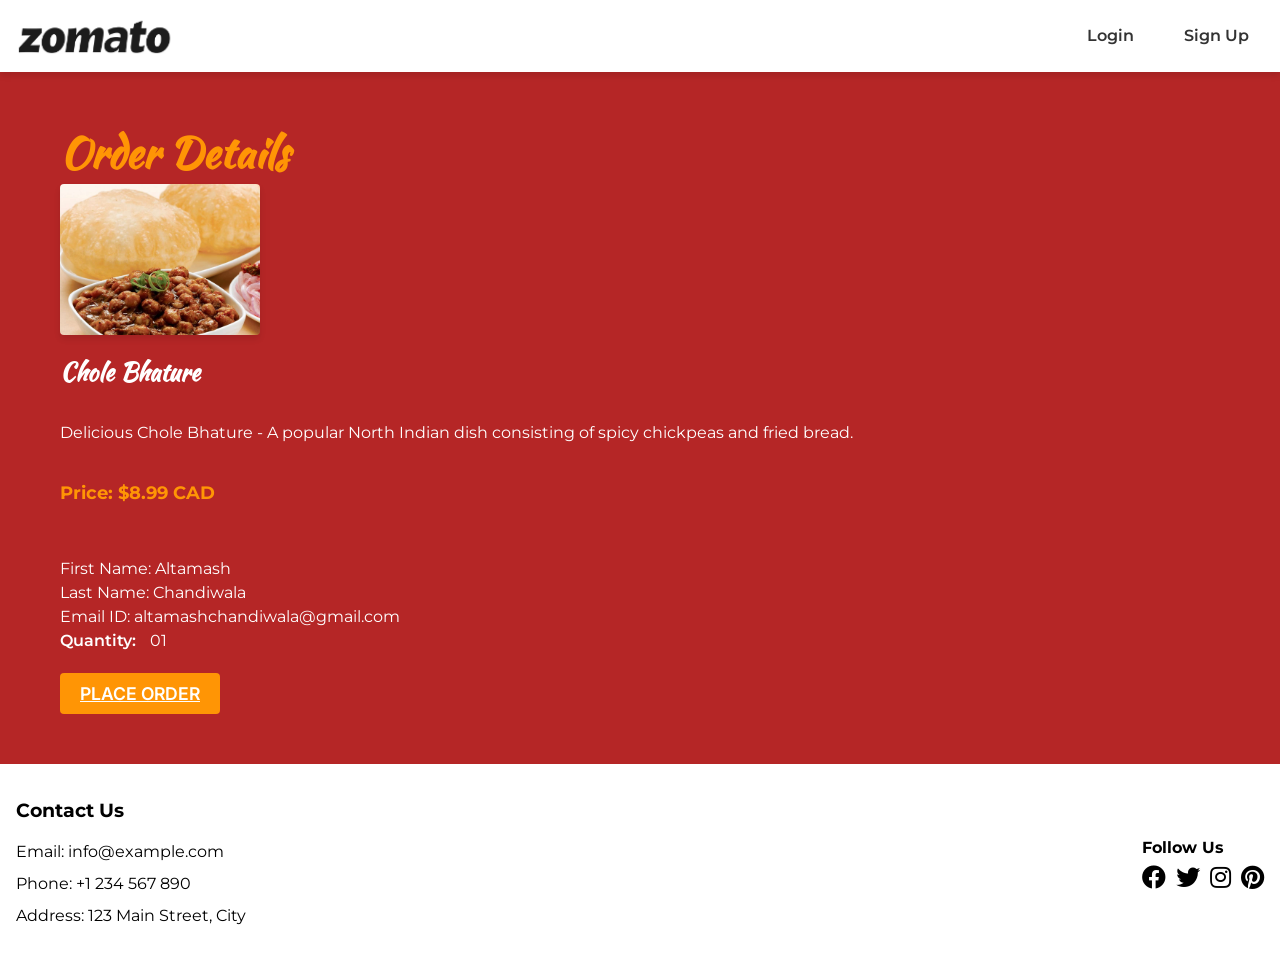
<file: detail.html>
<!DOCTYPE html>
<html lang="en">
    <head>
        <meta charset="utf-8">
        <meta http-equiv="X-UA-Compatible" content="IE=edge">
        <title>Food Menu</title>
        <meta name="description" content="">
        <meta name="viewport" content="width=device-width, initial-scale=1">
        <link rel="icon" href="images/Zomato_logo.png" />
        <link rel="stylesheet" href="./detail.css">
        <link rel="stylesheet" href="https://cdnjs.cloudflare.com/ajax/libs/font-awesome/5.15.1/css/all.min.css" integrity="sha512-+4zCK9k+qNFUR5X+cKL9EIR+ZOhtIloNl9GIKS57V1MyNsYpYcUrUeQc9vNfzsWfV28IaLL3i96P9sdNyeRssA==" crossorigin="anonymous" />
      </head>
<body>
    <header>
        <nav class="navbar">
            <div class="logo">
                <a href="./index.html"><img src="./images/logo.png" alt="Logo"></a>
            </div>
            <ul class="nav-links">
                <li><a href="#featured">Login</a></li>
                <li><a href="#today-special">Sign Up</a></li>
            </ul>
        </nav>
      </header>
      <body>
        <section class="order-details">
            <div class="container">
                <h2 class="headingso">Order Details</h2>
                <!-- Product Details -->
                <div class="details">
                    <div class="product-image">
                        <img src="images/chole.jpg" alt="Chole Bhature">
                    </div>
                    <h2 class="product-name">Chole Bhature</h2>
                    <p class="description">
                        Delicious Chole Bhature - A popular North Indian dish consisting of spicy chickpeas and fried bread.
                    </p>
                    <p class="price">Price: $8.99 CAD</p>
                </div>
    
                <!-- Order Form -->
                <form id="order-form">
                    <div class="form-group">
                        <label for="first-name">First Name:</label>
                        <span>Altamash</span>
                    </div>
                    <div class="form-group">
                        <label for="last-name">Last Name:</label>
                        <span>Chandiwala</span>
                    </div>
                    <div class="form-group">
                        <label for="email">Email ID:</label>
                        <span>altamashchandiwala@gmail.com</span>
                        
                    </div>
                    <div class="quantity">
                        <label for="quantity">Quantity:</label>
                        <span>01</span>
                        
                    </div>
                    <button type="submit" class="buy-now-btn"><a href="./order.html" target="_blank" class="text-decoration-none">Place Order</a></button>
                </form>
            </div>
        </section>
      </body>
        <footer>
                <div class="footer-container">
                <div class="footer-info">
                    <h4>Contact Us</h4>
                    <p>Email: info@example.com</p>
                    <p>Phone: +1 234 567 890</p>
                    <p>Address: 123 Main Street, City</p>
                </div>
                <div class="social-links">
                    <h4>Follow Us</h4>
                    <ul>
                        <li><a href="#"><i class="fab fa-facebook"></i></a></li>
                        <li><a href="#"><i class="fab fa-twitter"></i></a></li>
                        <li><a href="#"><i class="fab fa-instagram"></i></a></li>
                        <li><a href="#"><i class="fab fa-pinterest"></i></a></li>
                    </ul>
                </div>
            </div>
        </footer>
</body>
</html>
</file>
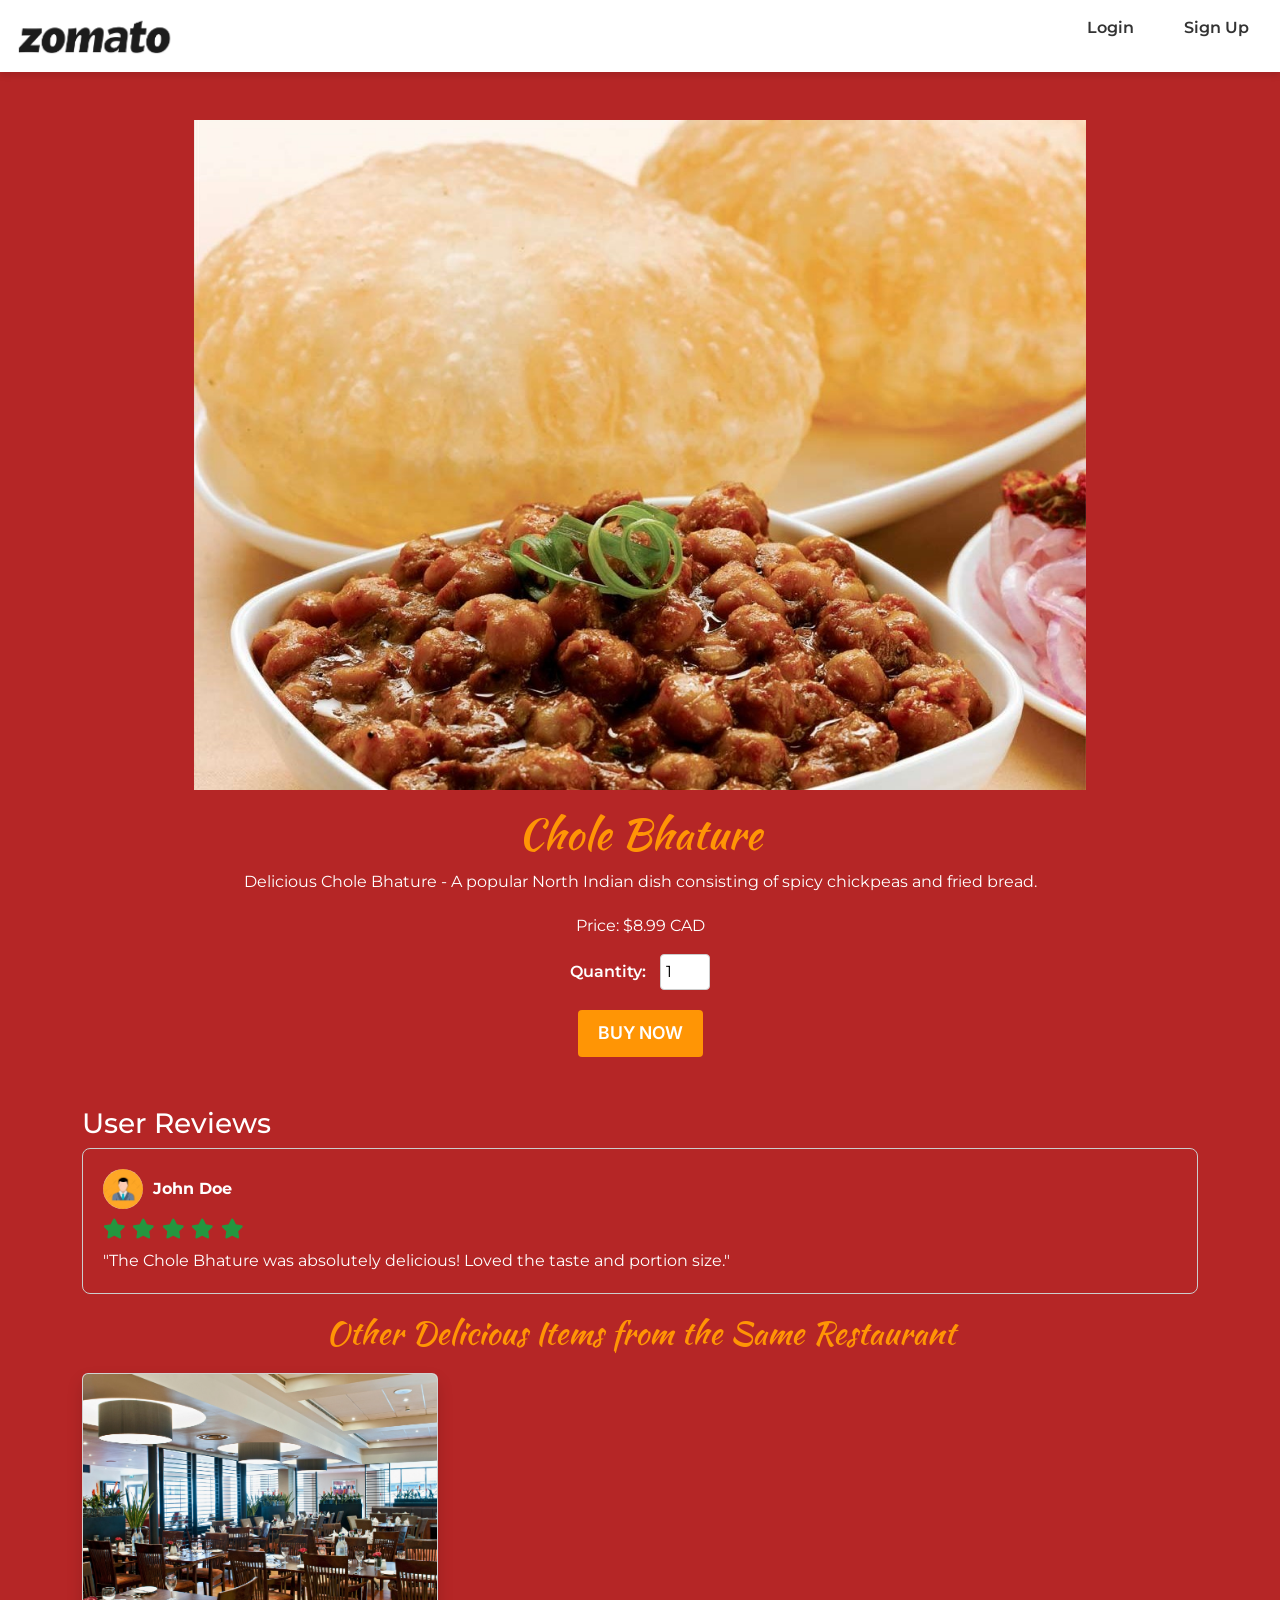
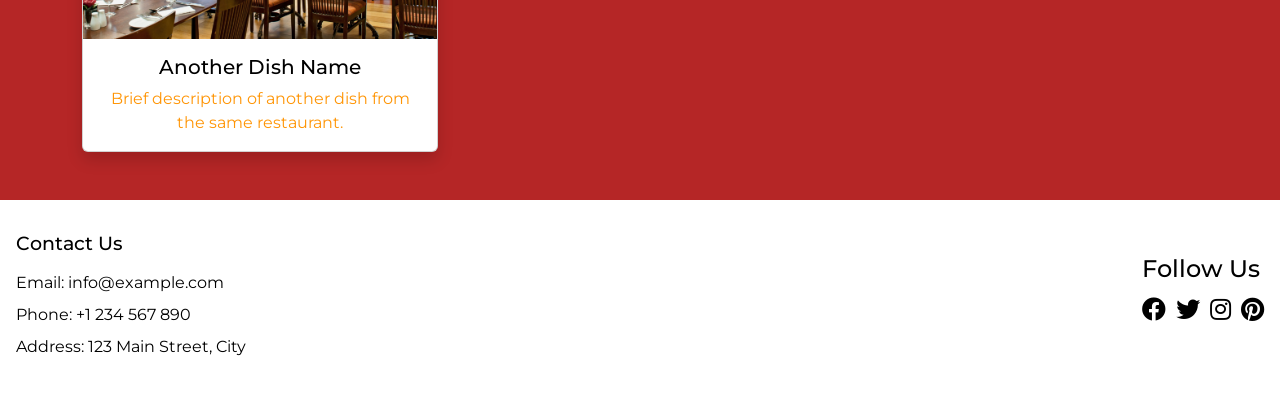
<file: food_page.html>
<!DOCTYPE html>
<html lang="en">
<head>
    <meta charset="UTF-8">
    <meta name="viewport" content="width=device-width, initial-scale=1.0">
    <title>Zomato Homepage</title>
    <link href="https://cdn.jsdelivr.net/npm/bootstrap@5.1.3/dist/css/bootstrap.min.css" rel="stylesheet">
    <link rel="stylesheet" href="food.css">
    <link rel="stylesheet" href="https://cdnjs.cloudflare.com/ajax/libs/font-awesome/5.15.1/css/all.min.css" integrity="sha512-+4zCK9k+qNFUR5X+cKL9EIR+ZOhtIloNl9GIKS57V1MyNsYpYcUrUeQc9vNfzsWfV28IaLL3i96P9sdNyeRssA==" crossorigin="anonymous" />
    <script src="https://cdn.jsdelivr.net/npm/bootstrap@5.1.3/dist/js/bootstrap.bundle.min.js"></script>
</head>
<body>
    <header>
        <nav class="navbar">
            <div class="logo">
                <a href="./index.html"><img src="./images/logo.png" alt="Logo"></a>
            </div>
            <ul class="nav-links">
                <li><a href="login.html">Login</a></li>
                <li><a href="signup.html">Sign Up</a></li>
            </ul>
        </nav>
      </header>

    <main class="container my-5">
        <section class="product-details">
            <!-- Product Image Slider -->
            <div class="image-slider">
                <div class="swiper-container">
                    <div class="swiper-wrapper">
                        <div class="swiper-slide">
                            <img src="images/chole.jpg" alt="Chole Bhature">
                        </div>
                        
                    </div>
                    <div class="swiper-pagination"></div>
                    <div class="swiper-button-prev"></div>
                    <div class="swiper-button-next"></div>
                </div>
            </div>

            <!-- Product Details -->
            <div class="details">
                <h2 class="product-name">Chole Bhature</h2>
                <p class="description">
                    Delicious Chole Bhature - A popular North Indian dish consisting of spicy chickpeas and fried bread.
                </p>
                <p class="price">Price: $8.99 CAD</p>
                <div class="quantity">
                    <label for="quantity">Quantity:</label>
                    <input type="number" id="quantity" name="quantity" min="1" value="1">
                </div>
                <button class="buy-now-btn"><a href="./detail.html" target="_blank" class="text-decoration-none">Buy Now</a></button>
            </div>
        </section>

        <section class="user-reviews">
            <h3>User Reviews</h3>
            <div class="reviews">
                <!-- user review structure -->
                <div class="user-review">
                    <div class="user-info">
                        <img src="./images/user_logo.jpeg" alt="User Avatar">
                        <p class="user-name">John Doe</p>
                    </div>
                    <div class="rating">
                        <span class="fa fa-star checked"></span>
                        <span class="fa fa-star checked"></span>
                        <span class="fa fa-star checked"></span>
                        <span class="fa fa-star"></span>
                        <span class="fa fa-star"></span>
                    </div>
                    <p class="review-description">
                        "The Chole Bhature was absolutely delicious! Loved the taste and portion size."
                    </p>
                </div>
            </div>
        </section>

        <!-- Recommended Food Items -->
        <section class="recommended-items">
            <h3>Other Delicious Items from the Same Restaurant</h3>
            <div class="row g-4">
                <div class="col-lg-4 col-md-6">
                    <div class="card shadow hover-zoom">
                        <img src="images/dining.jpg" class="card-img-top" alt="Similar Item">
                        <div class="card-body">
                            <h5 class="card-title">Another Dish Name</h5>
                            <p class="card-text">Brief description of another dish from the same restaurant.</p>
                        </div>
                    </div>
                </div>
            </div>
        </section>
        
    </main>
    <footer>
        <div class="footer-container">
          <div class="footer-info">
              <h4>Contact Us</h4>
              <p>Email: info@example.com</p>
              <p>Phone: +1 234 567 890</p>
              <p>Address: 123 Main Street, City</p>
          </div>
          <div class="social-links">
              <h4>Follow Us</h4>
              <ul>
                  <li><a href="#"><i class="fab fa-facebook"></i></a></li>
                  <li><a href="#"><i class="fab fa-twitter"></i></a></li>
                  <li><a href="#"><i class="fab fa-instagram"></i></a></li>
                  <li><a href="#"><i class="fab fa-pinterest"></i></a></li>
              </ul>
          </div>
      </div>
  </footer>
<script>
    // JavaScript for smooth scrolling
document.querySelectorAll('a[href^="#"]').forEach(anchor => {
    anchor.addEventListener('click', function (e) {
        e.preventDefault();

        document.querySelector(this.getAttribute('href')).scrollIntoView({
            behavior: 'smooth'
        });
    });
});

</script>

</body>
</html>
</file>
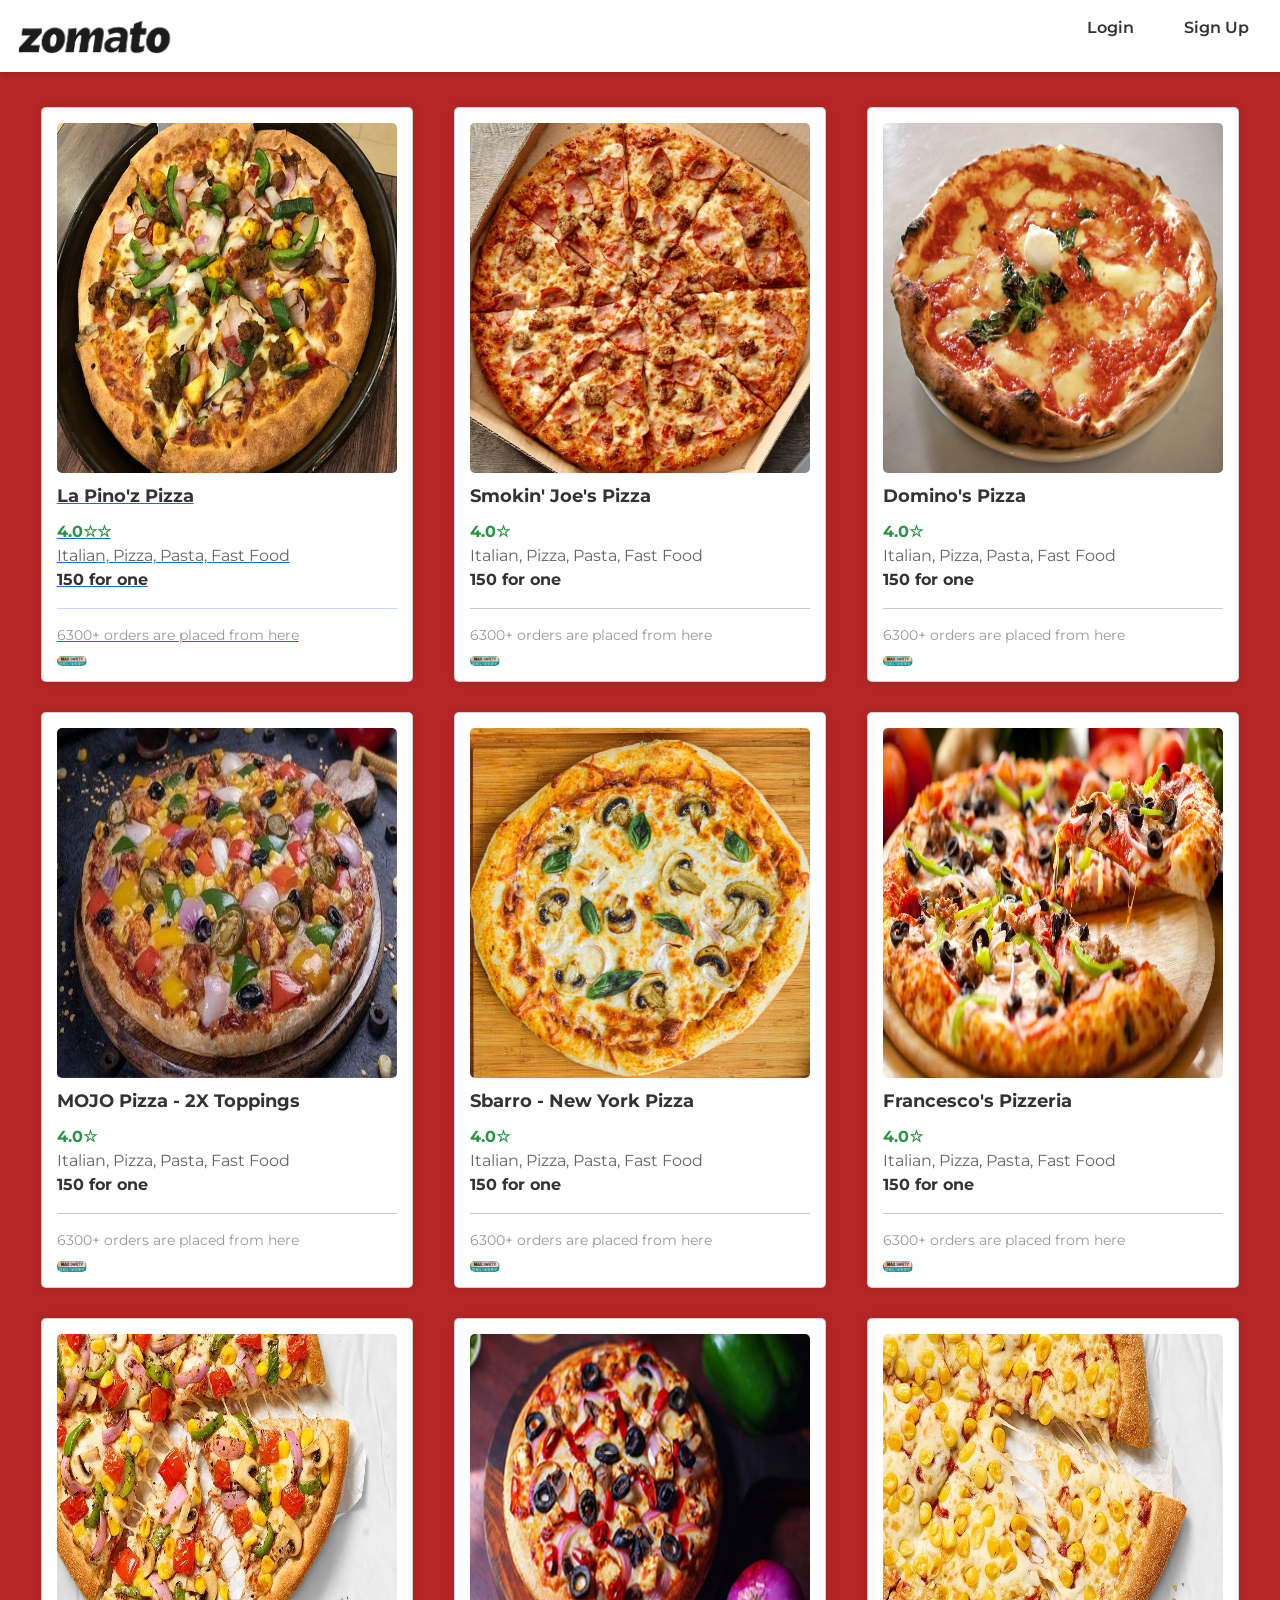
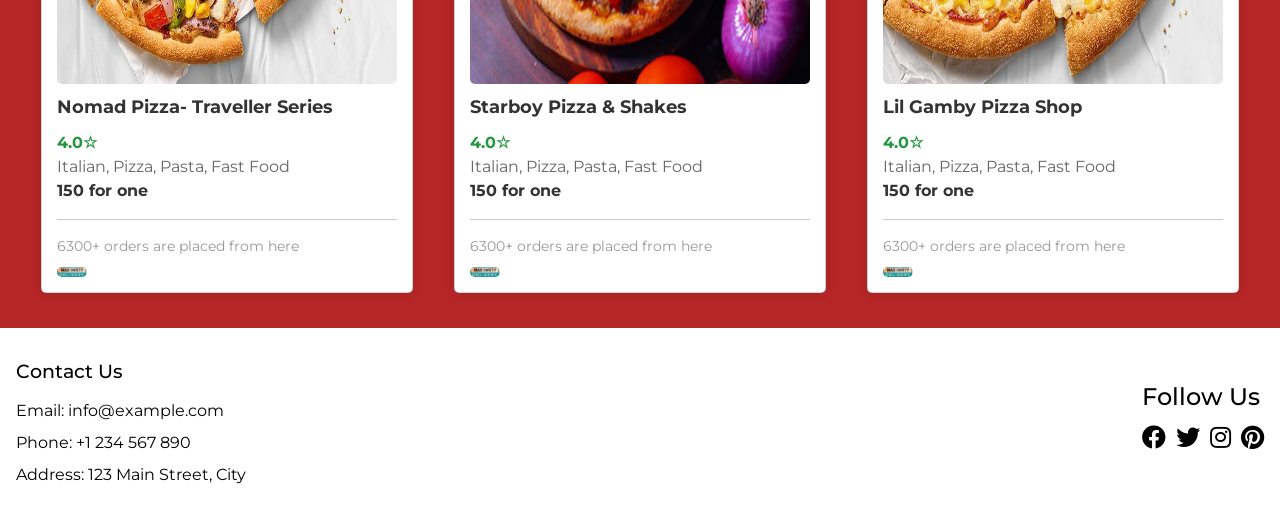
<file: listing.html>
<html>
    <head>
        <meta charset="UTF-8">
        <meta name="viewport" content="width=device-width, initial-scale=1.0">
        <title>Zomato Homepage</title>
        <link href="https://cdn.jsdelivr.net/npm/bootstrap@5.1.3/dist/css/bootstrap.min.css" rel="stylesheet">
        <link rel="stylesheet" href="listing.css">
        <link rel="stylesheet" href="https://cdnjs.cloudflare.com/ajax/libs/font-awesome/5.15.1/css/all.min.css" integrity="sha512-+4zCK9k+qNFUR5X+cKL9EIR+ZOhtIloNl9GIKS57V1MyNsYpYcUrUeQc9vNfzsWfV28IaLL3i96P9sdNyeRssA==" crossorigin="anonymous" />
        <script src="https://cdn.jsdelivr.net/npm/bootstrap@5.1.3/dist/js/bootstrap.bundle.min.js"></script>
    </head>
    <body>
        <header>
            <nav class="navbar">
                <div class="logo">
                    <a href="./index.html"><img src="./images/logo.png" alt="Logo"></a>
                </div>
                <ul class="nav-links">
                    <li><a href="login.html">Login</a></li>
                    <li><a href="signup.html">Sign Up</a></li>
                </ul>
            </nav>
          </header>
            <div class="container-fluid">
                <div class="main" id="restaurant-container">

                </div>   
            </div>
            <script src="https://code.jquery.com/jquery-3.6.0.min.js"></script>
            <script src="script.js"></script>
        <footer>
            <div class="footer-container">
              <div class="footer-info">
                  <h4>Contact Us</h4>
                  <p>Email: info@example.com</p>
                  <p>Phone: +1 234 567 890</p>
                  <p>Address: 123 Main Street, City</p>
              </div>
              <div class="social-links">
                  <h4>Follow Us</h4>
                  <ul>
                      <li><a href="#"><i class="fab fa-facebook"></i></a></li>
                      <li><a href="#"><i class="fab fa-twitter"></i></a></li>
                      <li><a href="#"><i class="fab fa-instagram"></i></a></li>
                      <li><a href="#"><i class="fab fa-pinterest"></i></a></li>
                  </ul>
              </div>
          </div>
      </footer>
    </body>
</html>
</file>
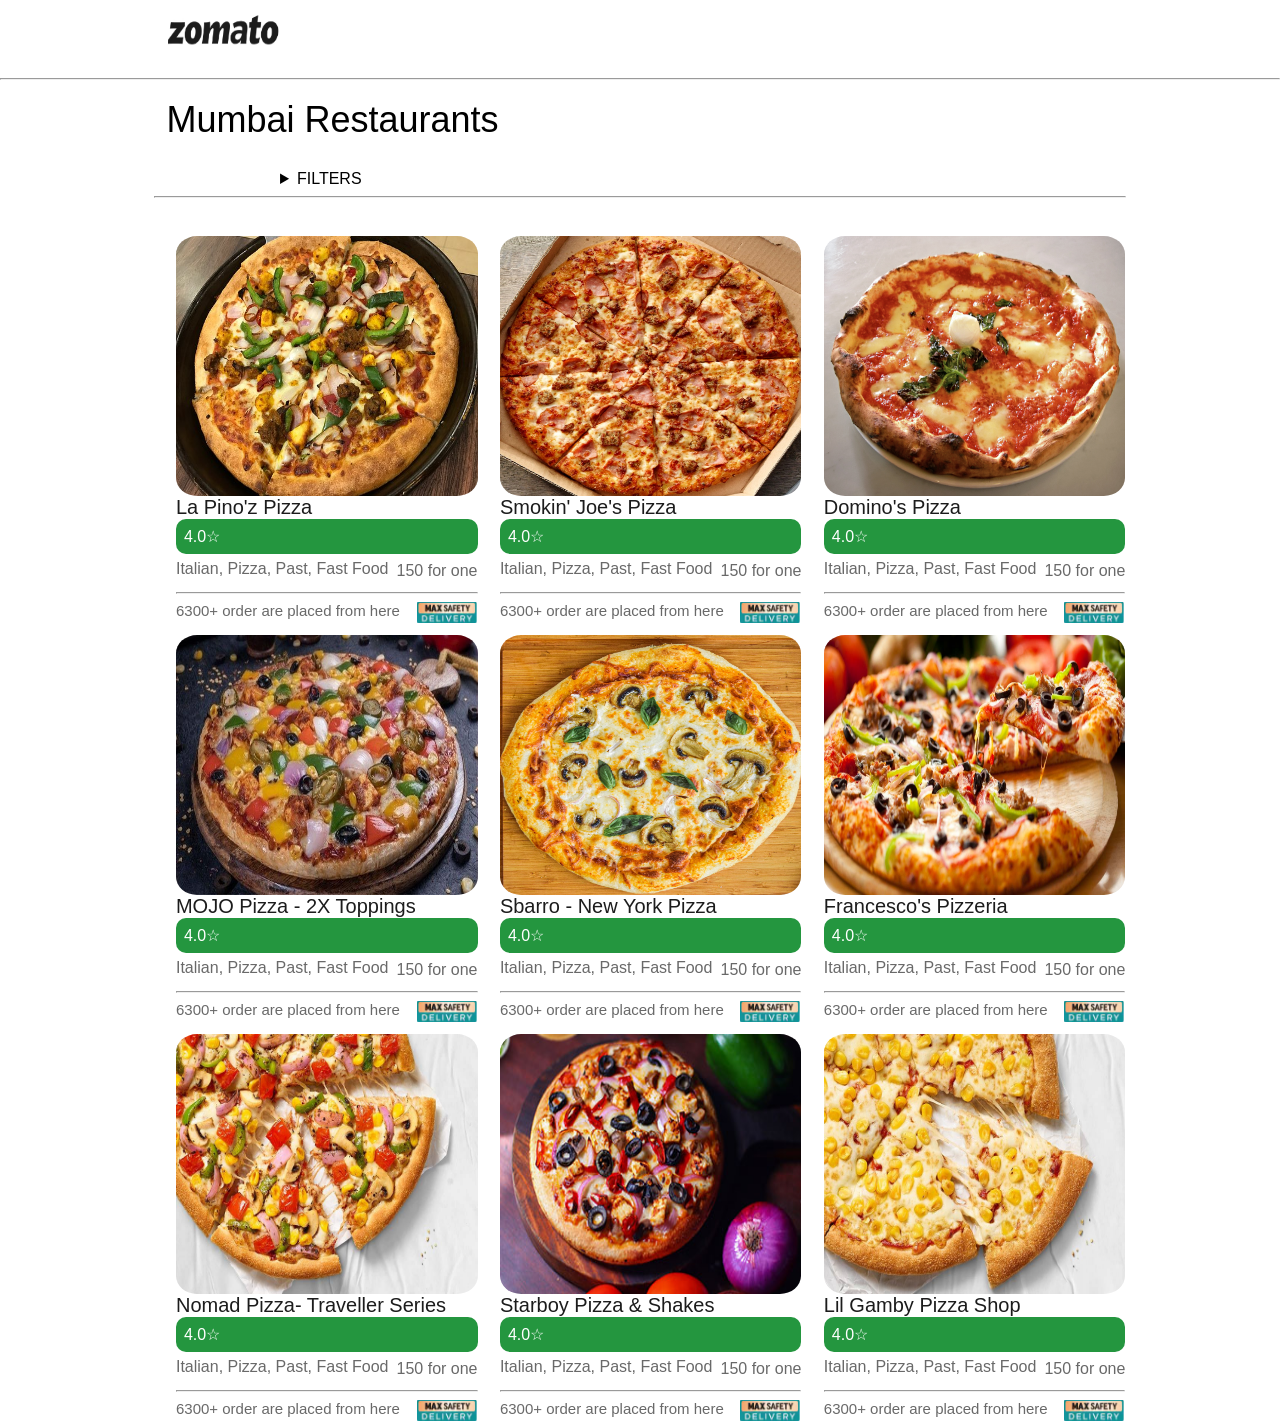
<file: listingpage.html>
<html>
    <head>
        <meta name="viewport" content="width=device-width, initial-scale=1.0">
        <link rel="stylesheet" href="style.css"/>
        <link rel="icon" href="images/Zomato_logo.png"/>
        <title>Zomato</title>
    </head>
    <body>
        <header>
            <div id="header">
                <div id="logo">
                    <img src="images/logo.png" alt="Zomato logo"/>
                </div>
            </div>
            <hr/>
            <div class="restro">Mumbai Restaurants</div>           
        </header>
        <div class="main">
            <div class="filters">
                <details>
                    <summary>FILTERS</summary>
                    <div class="sort"><h3>Sort by</h3>
                        <div>
                            <input type="checkbox" />
                            <span>Popularity</span>
                        </div>
                        <div>
                            <input type="checkbox" />
                            <span>Rating: High to Low</span>
                        </div>
                        <div>
                            <input type="checkbox" />
                            <span>Delivery Time</span>
                        </div>
                        <div>
                            <input type="checkbox" />
                            <span>Cost: High to Low</span>
                        </div>
                        <div>
                            <input type="checkbox" />
                            <span>Cost: Low to High</span>
                        </div>
                    </div>

                    <div class="select">
                        <h3>Cost For Two</h3>
                    <div>
                        <input type="radio" />
                        <span class="checkbox-items">Less than &#8377; 500</span>
                    </div>
                    <div>
                        <input type="radio" />
                        <span class="checkbox-items">&#8377; 500 to &#8377; 1000</span>
                    </div>
                    <div>
                        <input type="radio" />
                        <span class="checkbox-items">&#8377; 1000 to &#8377; 1500</span>
                    </div>
                    <div>
                        <input type="radio" />
                        <span class="checkbox-items">&#8377; 1500 to &#8377; 2000</span>
                    </div>
                    <div>
                        <input type="radio" />
                        <span class="checkbox-items">&#8377; 2000 +</span>
                    </div>
                    </div> 
                </details>
            </div>
            <hr/>
            <div class="main1">
            <div class="row">
                <div class="card">
                    <img src="images/1.jpg" alt="Pizza Hut">
                    <div class="name">La Pino'z Pizza</div>
                    <div class="star">4.0&star;</div>
                    <div class="text">Italian, Pizza, Past, Fast Food</div>
                    <div class="rtext">150 for one</div>
                    <hr/>
                    <div class="info">6300+ order are placed from here</div>
                    <div class="safety"><img src="images/safety.png" alt="safety label"/></div>
                </div>
                <div class="card">
                    <img src="images/2.jpg" alt="Smokin' Joe's">
                    <div class="name">Smokin' Joe's Pizza</div>
                    <div class="star">4.0&star;</div>
                    <div class="text">Italian, Pizza, Past, Fast Food</div>
                    <div class="rtext">150 for one</div>
                    <hr/>
                    <div class="info">6300+ order are placed from here</div>
                    <div class="safety"><img src="images/safety.png" alt="safety label"/></div>
                </div>
                <div class="card">
                    <img src="images/3.jpg" alt="Dominos">
                    <div class="name">Domino's Pizza</div>
                    <div class="star">4.0&star;</div>
                    <div class="text">Italian, Pizza, Past, Fast Food</div>
                    <div class="rtext">150 for one</div>
                    <hr/>
                    <div class="info">6300+ order are placed from here</div>
                    <div class="safety"><img src="images/safety.png" alt="safety label"/></div>
                </div>
            </div>

            <div class="row">
                <div class="card">
                    <img src="images/4.jpg" alt="MOJO Pizza - 2X Toppings">
                    <div class="name">MOJO Pizza - 2X Toppings</div>
                    <div class="star">4.0&star;</div>
                    <div class="text">Italian, Pizza, Past, Fast Food</div>
                    <div class="rtext">150 for one</div>
                    <hr/>
                    <div class="info">6300+ order are placed from here</div>
                    <div class="safety"><img src="images/safety.png" alt="safety label"/></div>
                </div>
                <div class="card">
                    <img src="images/5.jpg" alt="Sbarro - New York Pizza">
                    <div class="name">Sbarro - New York Pizza</div>
                    <div class="star">4.0&star;</div>
                    <div class="text">Italian, Pizza, Past, Fast Food</div>
                    <div class="rtext">150 for one</div>
                    <hr/>
                    <div class="info">6300+ order are placed from here</div>
                    <div class="safety"><img src="images/safety.png" alt="safety label"/></div>
                </div>
                <div class="card">
                    <img src="images/6.jpg" alt="Francesco's Pizzeria">
                    <div class="name">Francesco's Pizzeria</div>
                    <div class="star">4.0&star;</div>
                    <div class="text">Italian, Pizza, Past, Fast Food</div>
                    <div class="rtext">150 for one</div>
                    <hr/>
                    <div class="info">6300+ order are placed from here</div>
                    <div class="safety"><img src="images/safety.png" alt="safety label"/></div>
                </div>
            </div>

            <div class="row">
                <div class="card">
                    <img src="images/7.jpg" alt="Nomad Pizza- Traveller Series">
                    <div class="name">Nomad Pizza- Traveller Series</div>
                    <div class="star">4.0&star;</div>
                    <div class="text">Italian, Pizza, Past, Fast Food</div>
                    <div class="rtext">150 for one</div>
                    <hr/>
                    <div class="info">6300+ order are placed from here</div>
                    <div class="safety"><img src="images/safety.png" alt="safety label"/></div>
                </div>
                <div class="card">
                    <img src="images/8.jpg" alt="Starboy Pizza & Shakes">
                    <div class="name">Starboy Pizza & Shakes</div>
                    <div class="star">4.0&star;</div>
                    <div class="text">Italian, Pizza, Past, Fast Food</div>
                    <div class="rtext">150 for one</div>
                    <hr/>
                    <div class="info">6300+ order are placed from here</div>
                    <div class="safety"><img src="images/safety.png" alt="safety label"/></div>
                </div>
                <div class="card">
                    <img src="images/9.jpg" alt="Lil Gamby Pizza Shop">
                    <div class="name">Lil Gamby Pizza Shop</div>
                    <div class="star">4.0&star;</div>
                    <div class="text">Italian, Pizza, Past, Fast Food</div>
                    <div class="rtext">150 for one</div>
                    <hr/>
                    <div class="info">6300+ order are placed from here</div>
                    <div class="safety"><img src="images/safety.png" alt="safety label"/></div>
                </div>
            </div>
            </div>
        </div>

        <footer>

        </footer>
    </body>
</html>
</file>
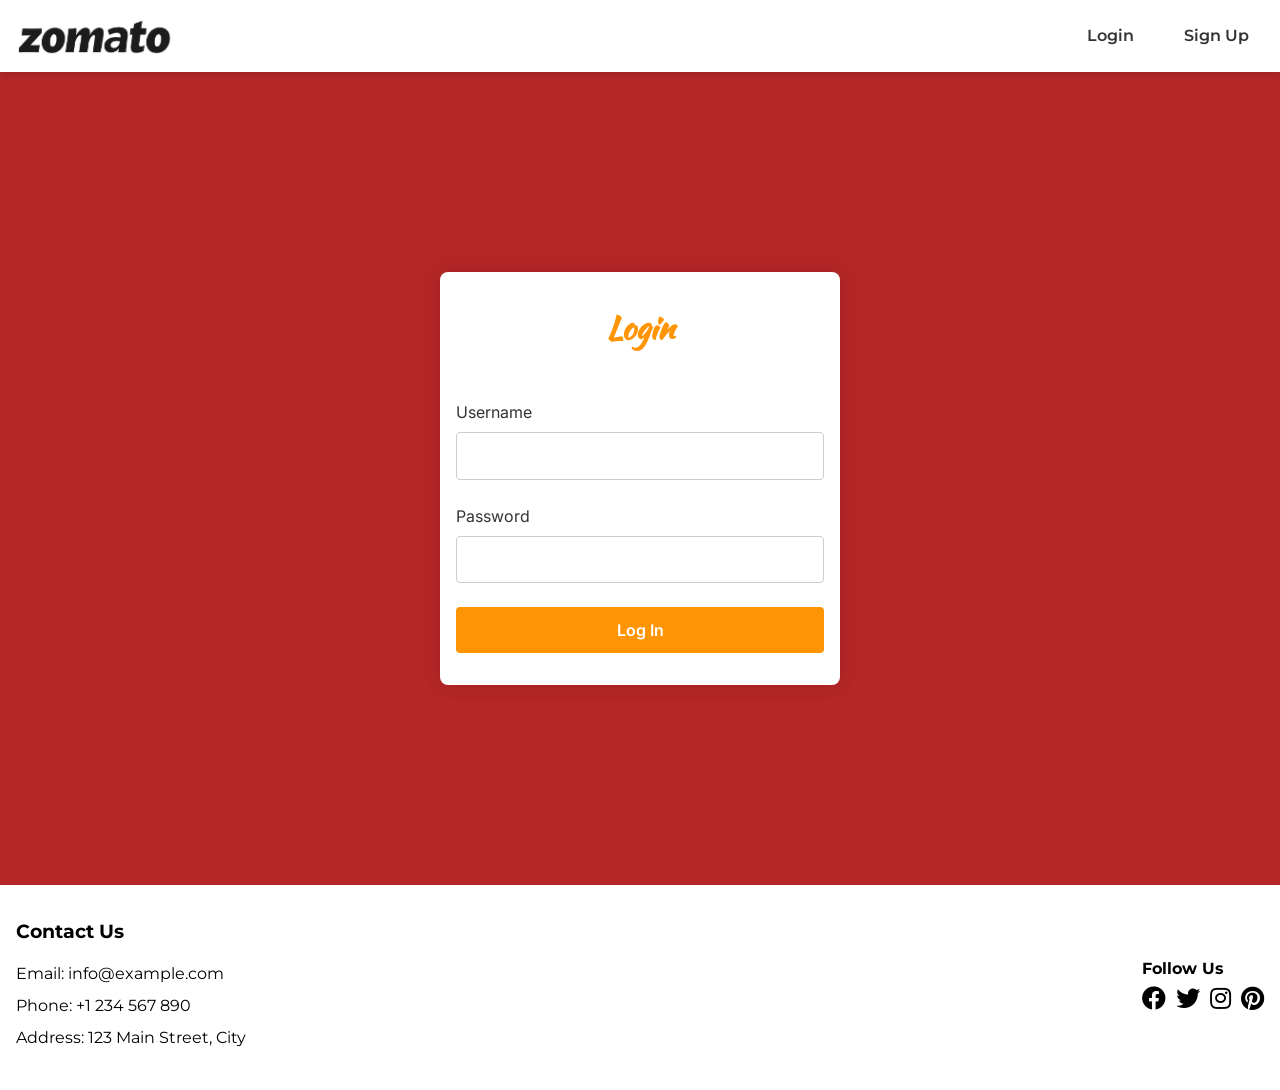
<file: login.html>
<!DOCTYPE html>
<html lang="en">
    <head>
        <meta charset="utf-8">
        <meta http-equiv="X-UA-Compatible" content="IE=edge">
        <title>Food Menu</title>
        <meta name="description" content="">
        <meta name="viewport" content="width=device-width, initial-scale=1">
        <link rel="icon" href="images/Zomato_logo.png" />
        <link rel="stylesheet" href="./login.css">
        <link rel="stylesheet" href="https://cdnjs.cloudflare.com/ajax/libs/font-awesome/5.15.1/css/all.min.css" integrity="sha512-+4zCK9k+qNFUR5X+cKL9EIR+ZOhtIloNl9GIKS57V1MyNsYpYcUrUeQc9vNfzsWfV28IaLL3i96P9sdNyeRssA==" crossorigin="anonymous" />
      </head>
<body>
    <header>
        <nav class="navbar">
            <div class="logo">
                <a href="./index.html"><img src="./images/logo.png" alt="Logo"></a>
            </div>
            <ul class="nav-links">
                <li><a href="./login.html">Login</a></li>
                <li><a href="./signup.html">Sign Up</a></li>
            </ul>
        </nav>
      </header>
      <main>
        <div class="login-container">
            <form class="login-form">
                <h2>Login</h2>
                <div class="input-group">
                    <label for="username">Username</label>
                    <input type="text" id="username" name="username" required>
                </div>
                <div class="input-group">
                    <label for="password">Password</label>
                    <input type="password" id="password" name="password" required>
                </div>
                <button type="submit" class="login-btn">Log In</button>
            </form>
        </div>
    </main>

        <footer>
                <div class="footer-container">
                <div class="footer-info">
                    <h4>Contact Us</h4>
                    <p>Email: info@example.com</p>
                    <p>Phone: +1 234 567 890</p>
                    <p>Address: 123 Main Street, City</p>
                </div>
                <div class="social-links">
                    <h4>Follow Us</h4>
                    <ul>
                        <li><a href="#"><i class="fab fa-facebook"></i></a></li>
                        <li><a href="#"><i class="fab fa-twitter"></i></a></li>
                        <li><a href="#"><i class="fab fa-instagram"></i></a></li>
                        <li><a href="#"><i class="fab fa-pinterest"></i></a></li>
                    </ul>
                </div>
            </div>
        </footer>
</body>
</html>
</file>
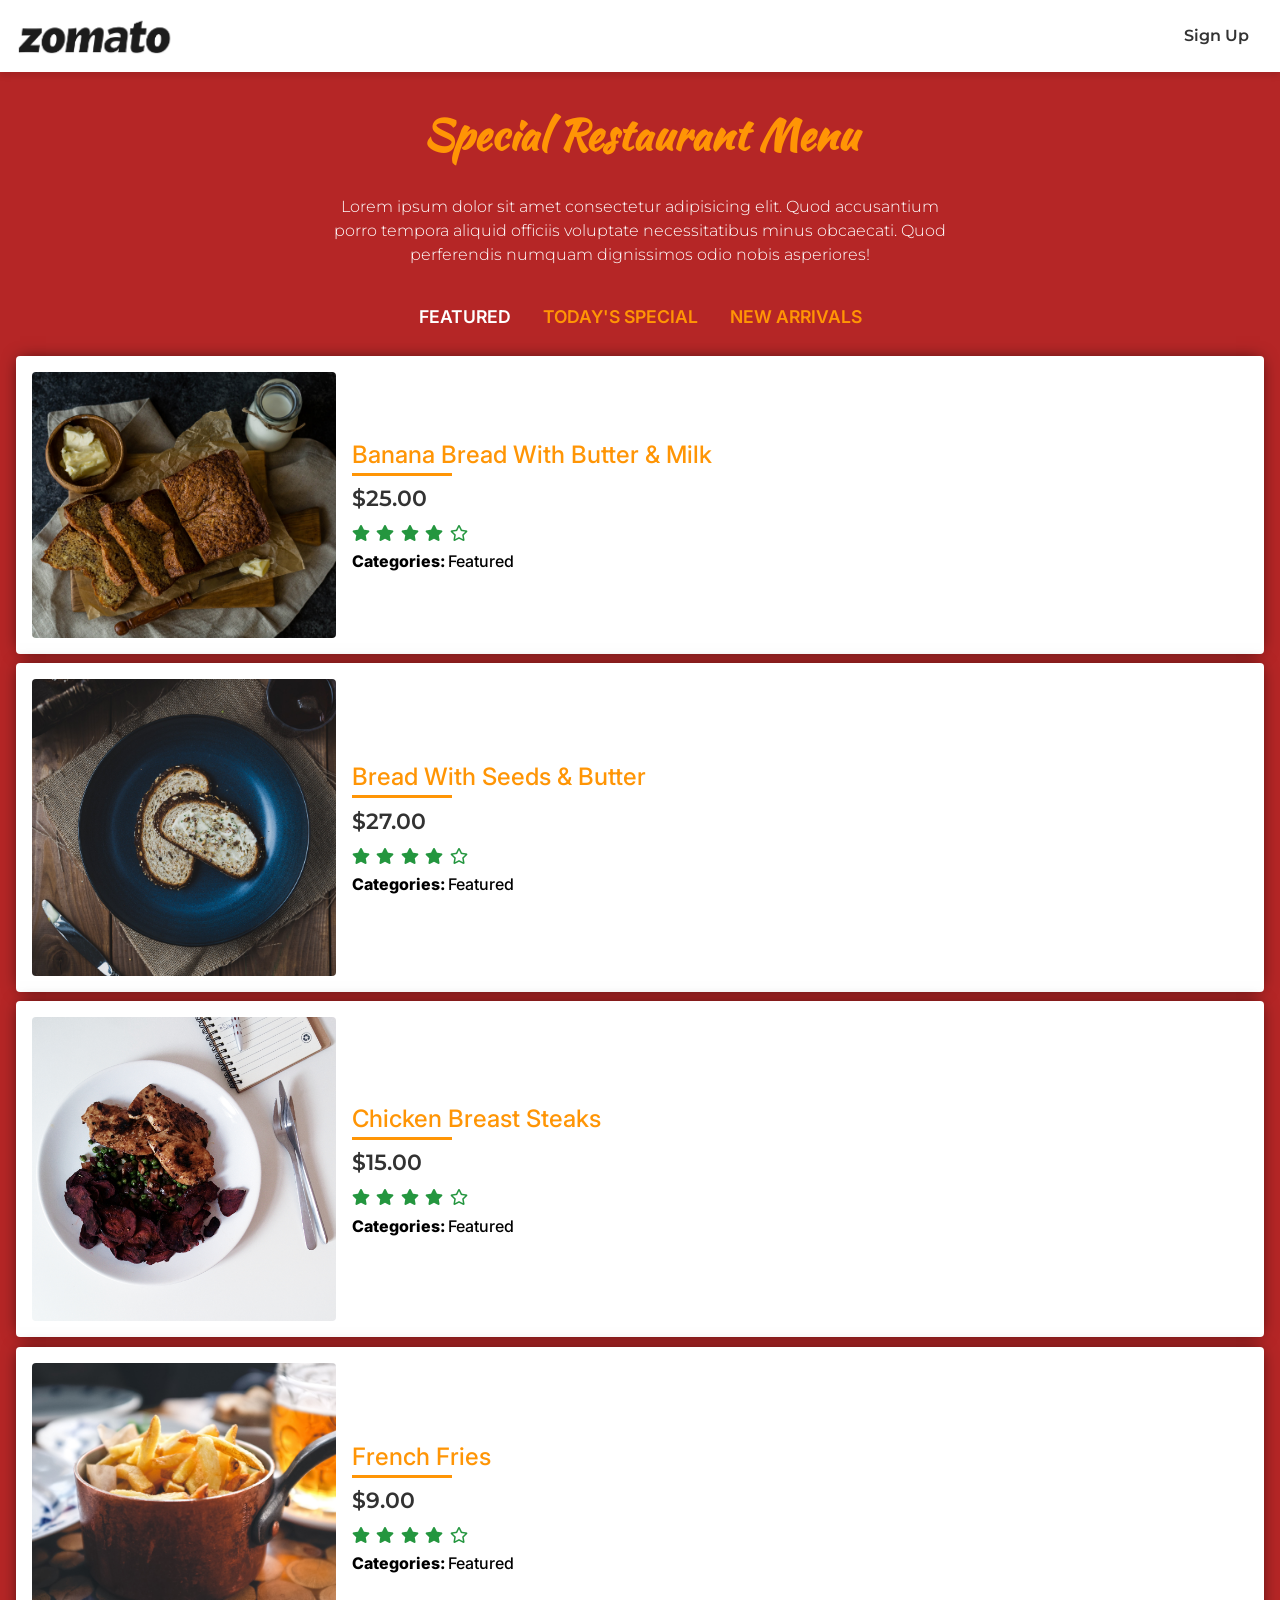
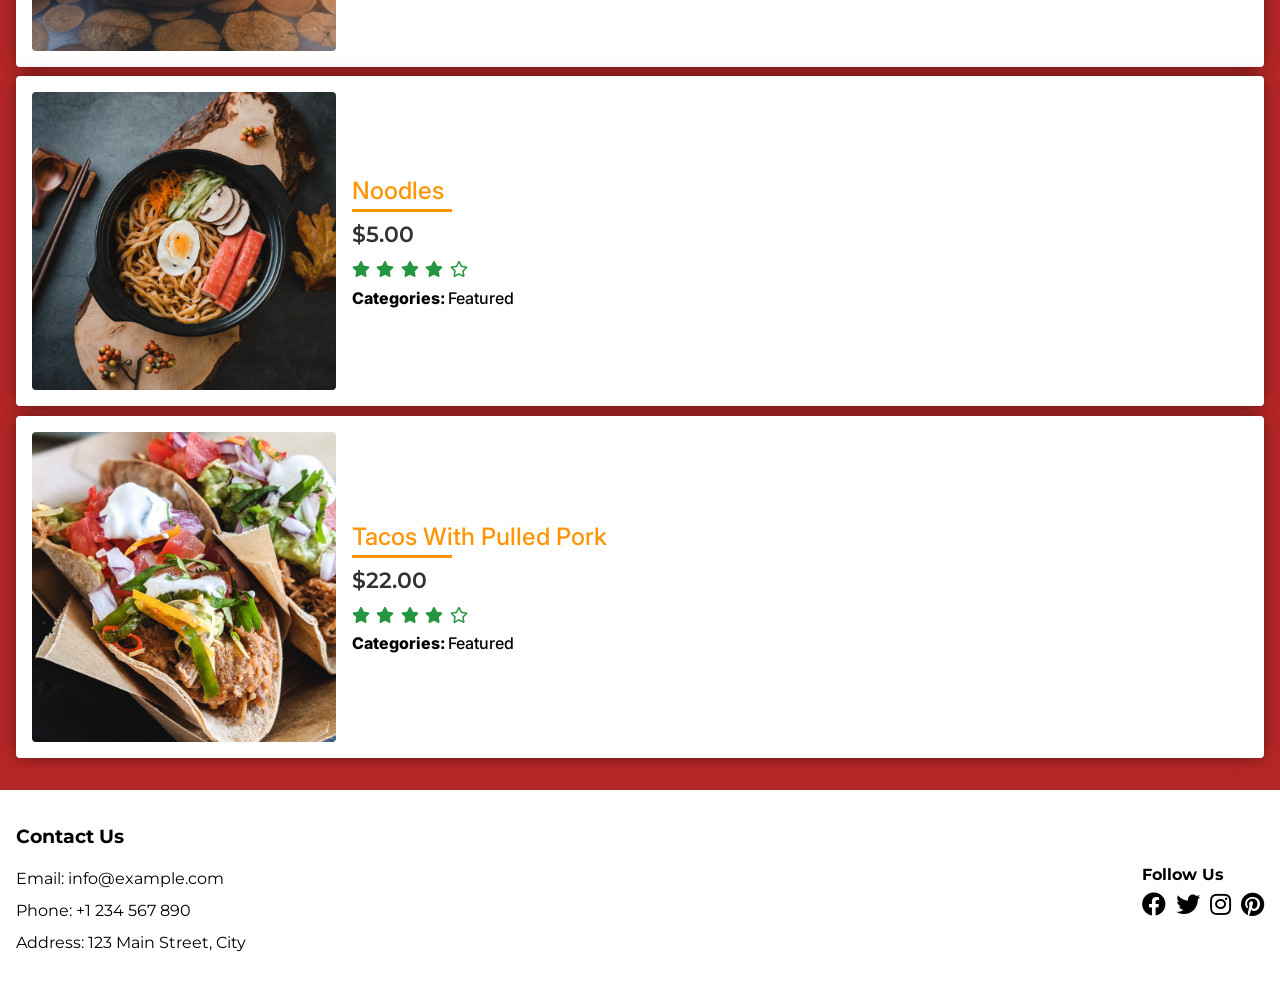
<file: MenuPage.html>
<!DOCTYPE html>
<html>
  <head>
    <meta charset="utf-8">
    <meta http-equiv="X-UA-Compatible" content="IE=edge">
    <title>Food Menu</title>
    <meta name="description" content="">
    <meta name="viewport" content="width=device-width, initial-scale=1">
    <link rel="icon" href="images/Zomato_logo.png" />
    <link rel="stylesheet" href="./menupage.css">
    <link rel="stylesheet" href="https://cdnjs.cloudflare.com/ajax/libs/font-awesome/5.15.1/css/all.min.css" integrity="sha512-+4zCK9k+qNFUR5X+cKL9EIR+ZOhtIloNl9GIKS57V1MyNsYpYcUrUeQc9vNfzsWfV28IaLL3i96P9sdNyeRssA==" crossorigin="anonymous" />
  </head>
  <body>
    <header>
      <nav class="navbar">
          <div class="logo">
              <a href="./index.html"><img src="./images/logo.png" alt="Logo"></a>
          </div>
          <ul class="nav-links">
              <li><a href="./signup.html">Sign Up</a></li>
          </ul>
      </nav>
    </header>
    <section class = "menu">
      <div class = "menu-head">
        <h2>Special Restaurant Menu</h2>
        <p>Lorem ipsum dolor sit amet consectetur adipisicing elit. Quod accusantium porro tempora aliquid officiis voluptate necessitatibus minus obcaecati. Quod perferendis numquam dignissimos odio nobis asperiores!</p>
      </div>

      <div class = "menu-btns">
        <button type = "button" class = "menu-btn active-btn" id = "featured">featured</button>
        <button type = "button" class = "menu-btn" id = "today-special">today's special</button>
        <button type = "button" class = "menu-btn" id = "new-arrival">new arrivals</button>
      </div>
        <div class = "menu-container">

        </div>
      </section>
      <footer>
      <div class="footer-container">
        <div class="footer-info">
            <h4>Contact Us</h4>
            <p>Email: info@example.com</p>
            <p>Phone: +1 234 567 890</p>
            <p>Address: 123 Main Street, City</p>
        </div>
        <div class="social-links">
            <h4>Follow Us</h4>
            <ul>
                <li><a href="#"><i class="fab fa-facebook"></i></a></li>
                <li><a href="#"><i class="fab fa-twitter"></i></a></li>
                <li><a href="#"><i class="fab fa-instagram"></i></a></li>
                <li><a href="#"><i class="fab fa-pinterest"></i></a></li>
            </ul>
        </div>
    </div>
</footer>

<script src="https://code.jquery.com/jquery-3.6.0.min.js"></script>
<script src="script.js"></script>
</body>
</html>
</file>
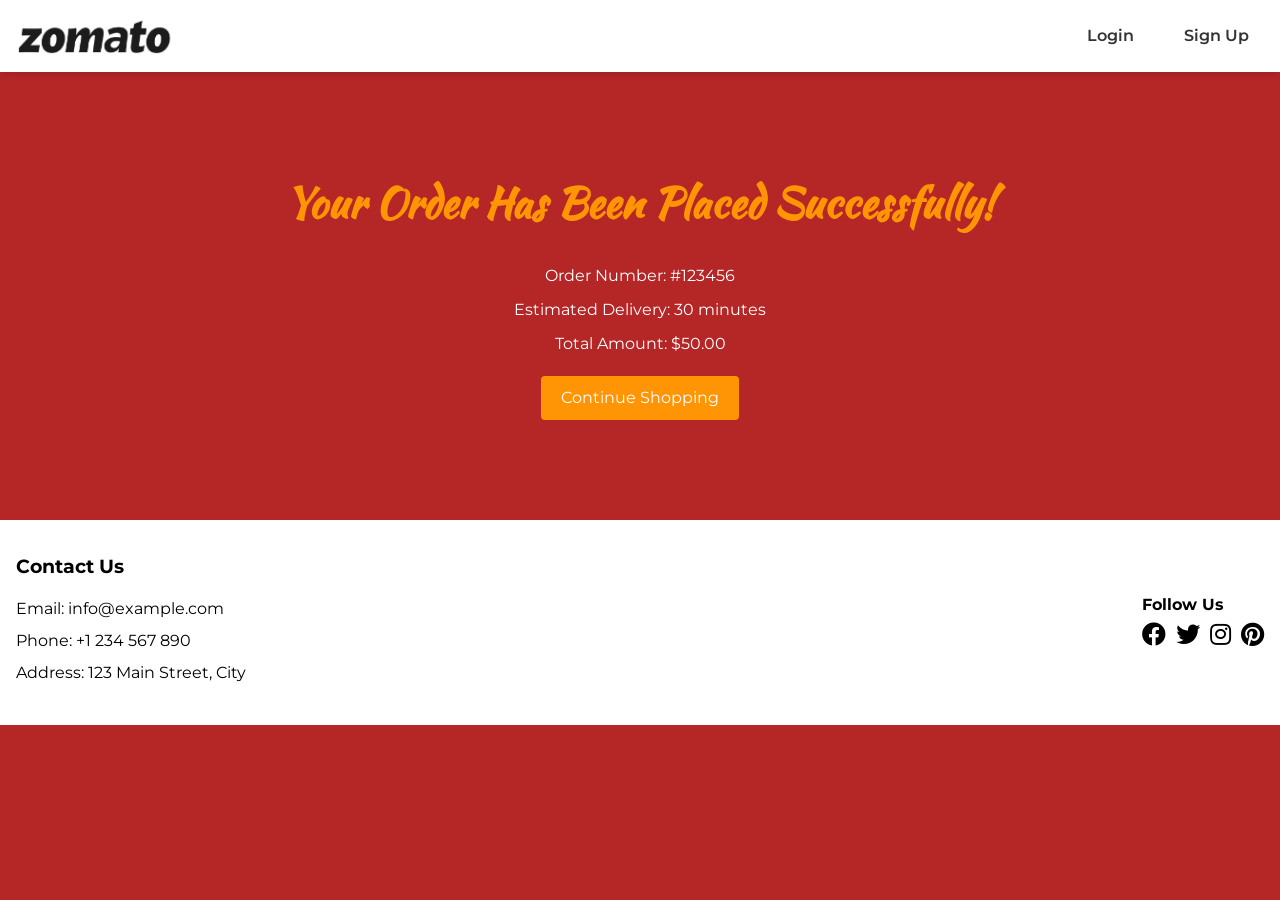
<file: order.html>
<!DOCTYPE html>
<html lang="en">
    <head>
        <meta charset="utf-8">
        <meta http-equiv="X-UA-Compatible" content="IE=edge">
        <title>Food Menu</title>
        <meta name="description" content="">
        <meta name="viewport" content="width=device-width, initial-scale=1">
        <link rel="icon" href="images/Zomato_logo.png" />
        <link rel="stylesheet" href="./order.css">
        <link rel="stylesheet" href="https://cdnjs.cloudflare.com/ajax/libs/font-awesome/5.15.1/css/all.min.css" integrity="sha512-+4zCK9k+qNFUR5X+cKL9EIR+ZOhtIloNl9GIKS57V1MyNsYpYcUrUeQc9vNfzsWfV28IaLL3i96P9sdNyeRssA==" crossorigin="anonymous" />
      </head>
<body>
    <header>
        <nav class="navbar">
            <div class="logo">
                <a href="./index.html"><img src="./images/logo.png" alt="Logo"></a>
            </div>
            <ul class="nav-links">
                <li><a href="#featured">Login</a></li>
                <li><a href="#today-special">Sign Up</a></li>
            </ul>
        </nav>
      </header>
      <div class="success-container">
        <h2 class="success-message">Your Order Has Been Placed Successfully!</h2>
        
        <div class="order-details">
            <p>Order Number: #123456</p>
            <p>Estimated Delivery: 30 minutes</p>
            <p>Total Amount: $50.00</p>
        </div>

        <a href="./index.html" class="continue-shopping">Continue Shopping</a>
    </div>
        <footer>
                <div class="footer-container">
                <div class="footer-info">
                    <h4>Contact Us</h4>
                    <p>Email: info@example.com</p>
                    <p>Phone: +1 234 567 890</p>
                    <p>Address: 123 Main Street, City</p>
                </div>
                <div class="social-links">
                    <h4>Follow Us</h4>
                    <ul>
                        <li><a href="#"><i class="fab fa-facebook"></i></a></li>
                        <li><a href="#"><i class="fab fa-twitter"></i></a></li>
                        <li><a href="#"><i class="fab fa-instagram"></i></a></li>
                        <li><a href="#"><i class="fab fa-pinterest"></i></a></li>
                    </ul>
                </div>
            </div>
        </footer>
</body>
</html>
</file>
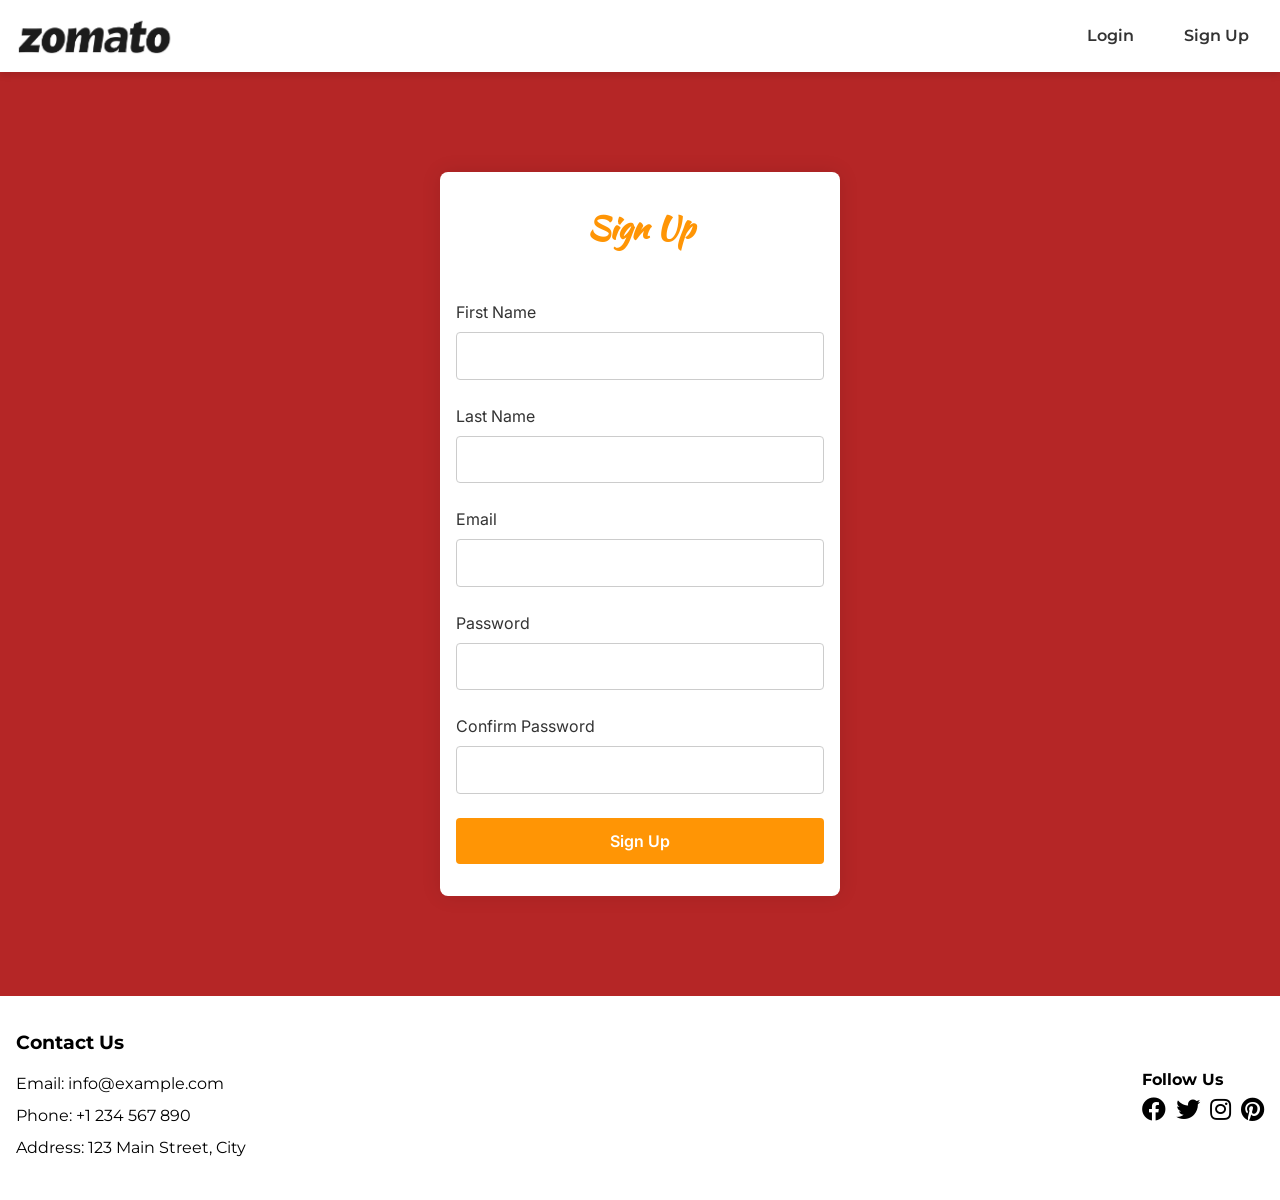
<file: signup.html>
<!DOCTYPE html>
<html lang="en">
    <head>
        <meta charset="utf-8">
        <meta http-equiv="X-UA-Compatible" content="IE=edge">
        <title>Food Menu</title>
        <meta name="description" content="">
        <meta name="viewport" content="width=device-width, initial-scale=1">
        <link rel="icon" href="images/Zomato_logo.png" />
        <link rel="stylesheet" href="./signup.css">
        <link rel="stylesheet" href="https://cdnjs.cloudflare.com/ajax/libs/font-awesome/5.15.1/css/all.min.css" integrity="sha512-+4zCK9k+qNFUR5X+cKL9EIR+ZOhtIloNl9GIKS57V1MyNsYpYcUrUeQc9vNfzsWfV28IaLL3i96P9sdNyeRssA==" crossorigin="anonymous" />
      </head>
<body>
    <header>
        <nav class="navbar">
            <div class="logo">
                <a href="./index.html"><img src="./images/logo.png" alt="Logo"></a>
            </div>
            <ul class="nav-links">
                <li><a href="./login.html">Login</a></li>
                <li><a href="./signup.html">Sign Up</a></li>
            </ul>
        </nav>
      </header>
      <main>
        <div class="signup-container">
            <form class="signup-form">
                <h2>Sign Up</h2>
                <div class="input-group">
                    <label for="first-name">First Name</label>
                    <input type="text" id="first-name" name="first-name" required>
                </div>
                <div class="input-group">
                    <label for="last-name">Last Name</label>
                    <input type="text" id="last-name" name="last-name" required>
                </div>
                <div class="input-group">
                    <label for="email">Email</label>
                    <input type="email" id="email" name="email" required>
                </div>
                <div class="input-group">
                    <label for="password">Password</label>
                    <input type="password" id="password" name="password" required>
                </div>
                <div class="input-group">
                    <label for="confirm-password">Confirm Password</label>
                    <input type="password" id="confirm-password" name="confirm-password" required>
                </div>
                <button type="submit" class="signup-btn">Sign Up</button>
            </form>
        </div>
    </main>
    
        <footer>
                <div class="footer-container">
                <div class="footer-info">
                    <h4>Contact Us</h4>
                    <p>Email: info@example.com</p>
                    <p>Phone: +1 234 567 890</p>
                    <p>Address: 123 Main Street, City</p>
                </div>
                <div class="social-links">
                    <h4>Follow Us</h4>
                    <ul>
                        <li><a href="#"><i class="fab fa-facebook"></i></a></li>
                        <li><a href="#"><i class="fab fa-twitter"></i></a></li>
                        <li><a href="#"><i class="fab fa-instagram"></i></a></li>
                        <li><a href="#"><i class="fab fa-pinterest"></i></a></li>
                    </ul>
                </div>
            </div>
        </footer>
</body>
</html>
</file>
<file: detail.css>
@import url('https://fonts.googleapis.com/css2?family=Inter:wght@200;300;400;500;600;700;800;900&family=Kaushan+Script&family=Montserrat:wght@200;300;400;500;600;700;800;900&display=swap');

:root{
    --Inter: 'Inter', sans-serif;
    --Kaushan: 'Kaushan Script', cursive;
    --Mont: 'Montserrat', sans-serif;
}
*{
    padding: 0;
    margin: 0;
    box-sizing: border-box;
}
body{
    line-height: 1.5;
    font-family: var(--Mont);
    background-color: #b52626;
    color: #fff;
    scroll-behavior: smooth;
}
/* Navbar styles */
header {
    background-color: #fff;
    box-shadow: 0 4px 6px rgba(0, 0, 0, 0.1);
    padding: 1rem 0;
}
.heading{
    font-family: var(--Kaushan);
    font-size: 3.6rem;
    color: #ff9505;
    text-align: center;
    margin: 35px;
}
.navbar {
    display: flex;
    justify-content: space-between;
    align-items: center;
    max-width: 1280px;
    margin: 0 auto;
    padding: 0 1rem;
}

.logo img {
    height: 40px; /* Adjust the size as needed */
}

.nav-links {
    list-style: none;
    display: flex;
    gap: 20px;
}

.nav-links li a {
    text-decoration: none;
    color: #333;
    font-weight: 600;
    transition: color 0.3s ease;
    padding: 8px 15px;
    border-radius: 4px;
}

.nav-links li a:hover {
    color: #ff9505;
    background-color: #f5f5f5;
}

/* Animation */
.navbar {
    animation: slideDown 0.5s ease;
}

@keyframes slideDown {
    from {
        transform: translateY(-50px);
        opacity: 0;
    }
    to {
        transform: translateY(0);
        opacity: 1;
    }
}
.card {
    transition: transform 0.3s ease-in-out;
}
.menu{
    margin: 2rem 0;
}
.menu-container{
    max-width: 1280px;
    margin: 0 auto;
    padding: 0 1rem;
}
img{
    width: 100%;
    display: block;
}
.menu-head{
    text-align: center;
}
.menu-head h2{
    font-family: var(--Kaushan);
    font-size: 2.6rem;
    color: #ff9505;
}
.menu-head p{
    font-weight: 300;
    padding: 1.8rem 0;
}
.menu-btns{
    padding: 0.6rem 0;
    display: flex;
    justify-content: center;
}
.menu-btn{
    font-family: var(--Inter);
    text-transform: uppercase;
    font-size: 1.1rem;
    font-weight: 600;
    background: none;
    border: none;
    color: #ff9505;
    display: block;
    margin: 0 1rem;
    cursor: pointer;
    outline: 0;
    transition: opacity 0.4s ease-out;
}
.menu-btn::after{
    content: "";
    display: block;
    height: 2px;
    margin-left: auto;
    margin-right: auto;
    background: #ff9505;
    margin-top: 0.5rem;
    width: 0;
    transition: width 0.4s ease-out;
}
.menu-btn:hover::after{
    width: 100%;
}
.menu-btn:hover{
    opacity: 0.8;
}
.active-btn{
    color: #fff;
}
.food-items{
    margin: 2rem 0;
}
.food-item{
    border-radius: 4px;
    overflow: hidden;
    background: #fff;
    color: #000;
    margin: 0.6rem 0;
    box-shadow: 0 0 16px -4px rgba(0, 0, 0, 0.75);
    animation: fadeIn 1.5s;
    transition: box-shadow 0.3s ease, background-color 0.3s ease;

}
.food-item:hover{
    box-shadow: 0 8px 16px -4px rgba(0, 0, 0, 0.75);
    background-color: #ff9505;
    color: #fff;
}
.food-item:hover .food-name {
    color: #fff;
}
@keyframes fadeIn{
    from{
        opacity: 0;
    }
    to{
        opacity: 1;
    }
}
.food-img img{
    border-radius: 4px;
}
.food-content{
    padding: 1rem;
}
.food-name{
    font-family: var(--Inter);
    color: #ff9505;
    font-weight: 500;
    text-transform: capitalize;
}
.line{
    width: 100px;
    height: 3px;
    background: #ff9505;
}
.food-price{
    padding: 0.4rem 0;
    font-weight: 600;
    font-size: 1.4rem;
    opacity: 0.8;
}
.rating{
    display: flex;
    list-style: none;
}
.rating .fa-star{
    margin-right: 0.4rem;
    color: #24963F;
}
.category{
    padding-top: 0.2rem;
    font-size: 1rem;
    font-weight: 800;
    font-family: var(--Inter);
}
.category span{
    font-weight: 500;
}
/* Footer styles */
footer {
    background-color: #fff;
    color: #000;
    padding: 2rem 0;
}

.footer-container {
    max-width: 1280px;
    margin: 0 auto;
    display: flex;
    justify-content: space-between;
    align-items: center;
    padding: 0 1rem;
}

.footer-info h4 {
    font-size: 1.2rem;
    margin-bottom: 1rem;
}

.footer-info p {
    margin-bottom: 0.5rem;
}

.social-links ul {
    list-style: none;
    padding: 0;
    display: flex;
    gap: 10px;
}

.social-links ul li {
    font-size: 1.5rem;
}

.social-links ul li a {
    color: #000;
    transition: color 0.3s ease;
}

.social-links ul li a:hover {
    color: #ff9505;
}
p.card-text {
    color: #ff9505;
}
h5.card-title {
    color: black;
}
.card:hover {
    box-shadow: 0 8px 16px -4px rgba(0, 0, 0, 0.75);
    background-color: #ff9505;
    color: #fff;
}
.card:hover p.card-text{
    color: #fff;
}

.hover-zoom:hover {
    box-shadow: 0 0 20px rgba(0, 0, 0, 0.3);
}
@media screen and (min-width: 600px){
    .food-item{
        display: grid;
        grid-template-columns: 25% auto;
        align-items: center;
        padding: 1rem;
        column-gap: 1rem;
    }
    .food-content{
        padding: 0;
    }
}

@media screen and (min-width: 768px){
    .menu-head p{
        width: 70%;
        margin-left: auto;
        margin-right: auto;
    }
}

@media screen and (min-width: 992px){
    .menu-head p{
        width: 50%;
    }
    .food-items{
        display: grid;
        grid-template-columns: repeat(2, 1fr);
        column-gap: 2rem;
    }
}

/* Styles for Product Detail Page */

/* Product Details Section */
.product-details {
    display: flex;
    flex-direction: column;
    align-items: center;
    text-align: center;
    margin-bottom: 50px;
}

.image-slider {
    width: 80%;
    /* Adjust width as needed */
    margin-bottom: 20px;
    /* Add any specific styles for your image slider here */
}

/* .swiper-container {
    /* Styles for your image slider container */
    /* Refer to the Swiper.js documentation for specific styling 
}*/

.product-name {
    font-family: var(--Kaushan);
    font-size: 2.6rem;
    color: #ff9505;
    margin-bottom: 10px;
}

.description {
    font-weight: 400;
    margin-bottom: 20px;
}

.quantity {
    margin-bottom: 20px;
}

.quantity label {
    font-weight: 600;
    margin-right: 10px;
}

.quantity input[type="number"] {
    width: 50px;
    padding: 5px;
    border-radius: 4px;
    border: 1px solid #ccc;
    /* Add any specific styles for quantity input */
}

.buy-now-btn {
    padding: 10px 20px;
    font-family: var(--Inter);
    text-transform: uppercase;
    font-size: 1.1rem;
    font-weight: 600;
    background-color: #ff9505;
    border: none;
    color: #fff;
    border-radius: 4px;
    cursor: pointer;
    transition: opacity 0.4s ease-out;
}

.buy-now-btn a{
    color: white;
}

.buy-now-btn:hover {
    opacity: 0.8;
}

/* Recommended Items Section */
.recommended-items {
    text-align: center;
}

.recommended-items h3 {
    font-family: var(--Kaushan);
    font-size: 2rem;
    color: #ff9505;
    margin-bottom: 20px;
}

/* User Reviews Section */
.user-reviews {
    margin-top: 40px;
}

.user-review {
    border: 1px solid #ccc;
    border-radius: 8px;
    padding: 20px;
    margin-bottom: 20px;
}

.user-info {
    display: flex;
    align-items: center;
    margin-bottom: 10px;
}

.user-info img {
    width: 40px;
    height: 40px;
    border-radius: 50%;
    margin-right: 10px;
}

.user-name {
    font-weight: bold;
    margin: 0;
}

.rating {
    color: #FFD700; /* Change color for stars as per your design */
    margin-bottom: 10px;
}

/* Stars Rating */
/* This is a basic example; you may replace it with your preferred star rating system */
.fa {
    font-size: 20px;
}

.checked {
    color: orange;
}

.review-description {
    margin: 0;
}


.order-details {
    padding: 50px 0; /* Adjust spacing as needed */
}

.container {
    max-width: 1200px;
    margin: 0 auto;
    padding: 0 20px;
}

.details {
    display: flex;
    flex-wrap: wrap;
    align-items: center;
    gap: 20px;
    margin-bottom: 30px;
    display: grid;
}

.product-image img {
    width: 200px; /* Adjust image width as needed */
    height: auto; /* Maintain aspect ratio */
    border-radius: 4px;
    box-shadow: 0 4px 6px rgba(0, 0, 0, 0.1);
}

.product-info {
    flex: 1;
}

.product-name {
    font-size: 24px;
    color: white;
    margin-bottom: 10px;
}

.description {
    font-size: 16px;
    color: white;
    margin-bottom: 15px;
}

.price {
    font-size: 18px;
    color: #ff9505;
    font-weight: bold;
    margin-bottom: 20px;
}
.headingso{
    font-family: var(--Kaushan);
    font-size: 2.6rem;
    color: #ff9505;
}
</file>
<file: food.css>
@import url('https://fonts.googleapis.com/css2?family=Inter:wght@200;300;400;500;600;700;800;900&family=Kaushan+Script&family=Montserrat:wght@200;300;400;500;600;700;800;900&display=swap');

:root{
    --Inter: 'Inter', sans-serif;
    --Kaushan: 'Kaushan Script', cursive;
    --Mont: 'Montserrat', sans-serif;
}
*{
    padding: 0;
    margin: 0;
    box-sizing: border-box;
}
body{
    line-height: 1.5;
    font-family: var(--Mont);
    background-color: #b52626;
    color: #fff;
    scroll-behavior: smooth;
}
/* Navbar styles */
header {
    background-color: #fff;
    box-shadow: 0 4px 6px rgba(0, 0, 0, 0.1);
    padding: 1rem 0;
}
.heading{
    font-family: var(--Kaushan);
    font-size: 3.6rem;
    color: #ff9505;
    text-align: center;
    margin: 35px;
}
.navbar {
    display: flex;
    justify-content: space-between;
    align-items: center;
    max-width: 1280px;
    margin: 0 auto;
    padding: 0 1rem;
}

.logo img {
    height: 40px; /* Adjust the size as needed */
}

.nav-links {
    list-style: none;
    display: flex;
    gap: 20px;
}

.nav-links li a {
    text-decoration: none;
    color: #333;
    font-weight: 600;
    transition: color 0.3s ease;
    padding: 8px 15px;
    border-radius: 4px;
}

.nav-links li a:hover {
    color: #ff9505;
    background-color: #f5f5f5;
}

/* Animation */
.navbar {
    animation: slideDown 0.5s ease;
}

@keyframes slideDown {
    from {
        transform: translateY(-50px);
        opacity: 0;
    }
    to {
        transform: translateY(0);
        opacity: 1;
    }
}
.card {
    transition: transform 0.3s ease-in-out;
}
.menu{
    margin: 2rem 0;
}
.menu-container{
    max-width: 1280px;
    margin: 0 auto;
    padding: 0 1rem;
}
img{
    width: 100%;
    display: block;
}
.menu-head{
    text-align: center;
}
.menu-head h2{
    font-family: var(--Kaushan);
    font-size: 2.6rem;
    color: #ff9505;
}
.menu-head p{
    font-weight: 300;
    padding: 1.8rem 0;
}
.menu-btns{
    padding: 0.6rem 0;
    display: flex;
    justify-content: center;
}
.menu-btn{
    font-family: var(--Inter);
    text-transform: uppercase;
    font-size: 1.1rem;
    font-weight: 600;
    background: none;
    border: none;
    color: #ff9505;
    display: block;
    margin: 0 1rem;
    cursor: pointer;
    outline: 0;
    transition: opacity 0.4s ease-out;
}
.menu-btn::after{
    content: "";
    display: block;
    height: 2px;
    margin-left: auto;
    margin-right: auto;
    background: #ff9505;
    margin-top: 0.5rem;
    width: 0;
    transition: width 0.4s ease-out;
}
.menu-btn:hover::after{
    width: 100%;
}
.menu-btn:hover{
    opacity: 0.8;
}
.active-btn{
    color: #fff;
}
.food-items{
    margin: 2rem 0;
}
.food-item{
    border-radius: 4px;
    overflow: hidden;
    background: #fff;
    color: #000;
    margin: 0.6rem 0;
    box-shadow: 0 0 16px -4px rgba(0, 0, 0, 0.75);
    animation: fadeIn 1.5s;
    transition: box-shadow 0.3s ease, background-color 0.3s ease;

}
.food-item:hover{
    box-shadow: 0 8px 16px -4px rgba(0, 0, 0, 0.75);
    background-color: #ff9505;
    color: #fff;
}
.food-item:hover .food-name {
    color: #fff;
}
@keyframes fadeIn{
    from{
        opacity: 0;
    }
    to{
        opacity: 1;
    }
}
.food-img img{
    border-radius: 4px;
}
.food-content{
    padding: 1rem;
}
.food-name{
    font-family: var(--Inter);
    color: #ff9505;
    font-weight: 500;
    text-transform: capitalize;
}
.line{
    width: 100px;
    height: 3px;
    background: #ff9505;
}
.food-price{
    padding: 0.4rem 0;
    font-weight: 600;
    font-size: 1.4rem;
    opacity: 0.8;
}
.rating{
    display: flex;
    list-style: none;
}
.rating .fa-star{
    margin-right: 0.4rem;
    color: #24963F;
}
.category{
    padding-top: 0.2rem;
    font-size: 1rem;
    font-weight: 800;
    font-family: var(--Inter);
}
.category span{
    font-weight: 500;
}
/* Footer styles */
footer {
    background-color: #fff;
    color: #000;
    padding: 2rem 0;
}

.footer-container {
    max-width: 1280px;
    margin: 0 auto;
    display: flex;
    justify-content: space-between;
    align-items: center;
    padding: 0 1rem;
}

.footer-info h4 {
    font-size: 1.2rem;
    margin-bottom: 1rem;
}

.footer-info p {
    margin-bottom: 0.5rem;
}

.social-links ul {
    list-style: none;
    padding: 0;
    display: flex;
    gap: 10px;
}

.social-links ul li {
    font-size: 1.5rem;
}

.social-links ul li a {
    color: #000;
    transition: color 0.3s ease;
}

.social-links ul li a:hover {
    color: #ff9505;
}
p.card-text {
    color: #ff9505;
}
h5.card-title {
    color: black;
}
.card:hover {
    box-shadow: 0 8px 16px -4px rgba(0, 0, 0, 0.75);
    background-color: #ff9505;
    color: #fff;
}
.card:hover p.card-text{
    color: #fff;
}

.hover-zoom:hover {
    box-shadow: 0 0 20px rgba(0, 0, 0, 0.3);
}
@media screen and (min-width: 600px){
    .food-item{
        display: grid;
        grid-template-columns: 25% auto;
        align-items: center;
        padding: 1rem;
        column-gap: 1rem;
    }
    .food-content{
        padding: 0;
    }
}

@media screen and (min-width: 768px){
    .menu-head p{
        width: 70%;
        margin-left: auto;
        margin-right: auto;
    }
}

@media screen and (min-width: 992px){
    .menu-head p{
        width: 50%;
    }
    .food-items{
        display: grid;
        grid-template-columns: repeat(2, 1fr);
        column-gap: 2rem;
    }
}

/* Styles for Product Detail Page */

/* Product Details Section */
.product-details {
    display: flex;
    flex-direction: column;
    align-items: center;
    text-align: center;
    margin-bottom: 50px;
}

.image-slider {
    width: 80%;
    /* Adjust width as needed */
    margin-bottom: 20px;
    /* Add any specific styles for your image slider here */
}

/* .swiper-container {
    /* Styles for your image slider container */
    /* Refer to the Swiper.js documentation for specific styling 
}*/

.product-name {
    font-family: var(--Kaushan);
    font-size: 2.6rem;
    color: #ff9505;
    margin-bottom: 10px;
}

.description {
    font-weight: 400;
    margin-bottom: 20px;
}

.quantity {
    margin-bottom: 20px;
}

.quantity label {
    font-weight: 600;
    margin-right: 10px;
}

.quantity input[type="number"] {
    width: 50px;
    padding: 5px;
    border-radius: 4px;
    border: 1px solid #ccc;
    /* Add any specific styles for quantity input */
}

.buy-now-btn {
    padding: 10px 20px;
    font-family: var(--Inter);
    text-transform: uppercase;
    font-size: 1.1rem;
    font-weight: 600;
    background-color: #ff9505;
    border: none;
    color: #fff;
    border-radius: 4px;
    cursor: pointer;
    transition: opacity 0.4s ease-out;
}

.buy-now-btn a{
    color: white;
}
.buy-now-btn:hover {
    opacity: 0.8;
}

/* Recommended Items Section */
.recommended-items {
    text-align: center;
}

.recommended-items h3 {
    font-family: var(--Kaushan);
    font-size: 2rem;
    color: #ff9505;
    margin-bottom: 20px;
}

/* User Reviews Section */
.user-reviews {
    margin-top: 40px;
}

.user-review {
    border: 1px solid #ccc;
    border-radius: 8px;
    padding: 20px;
    margin-bottom: 20px;
}

.user-info {
    display: flex;
    align-items: center;
    margin-bottom: 10px;
}

.user-info img {
    width: 40px;
    height: 40px;
    border-radius: 50%;
    margin-right: 10px;
}

.user-name {
    font-weight: bold;
    margin: 0;
}

.rating {
    color: #FFD700; /* Change color for stars as per your design */
    margin-bottom: 10px;
}

/* Stars Rating */
/* This is a basic example; you may replace it with your preferred star rating system */
.fa {
    font-size: 20px;
}

.checked {
    color: orange;
}

.review-description {
    margin: 0;
}
</file>
<file: listing.css>
@import url('https://fonts.googleapis.com/css2?family=Inter:wght@200;300;400;500;600;700;800;900&family=Kaushan+Script&family=Montserrat:wght@200;300;400;500;600;700;800;900&display=swap');

:root{
    --Inter: 'Inter', sans-serif;
    --Kaushan: 'Kaushan Script', cursive;
    --Mont: 'Montserrat', sans-serif;
}
*{
    padding: 0;
    margin: 0;
    box-sizing: border-box;
}
body{
    line-height: 1.5;
    font-family: var(--Mont);
    background-color: #b52626;
    color: #fff;
}
/* Navbar styles */
header {
    background-color: #fff;
    box-shadow: 0 4px 6px rgba(0, 0, 0, 0.1);
    padding: 1rem 0;
}
.heading{
    font-family: var(--Kaushan);
    font-size: 3.6rem;
    color: #ff9505;
    text-align: center;
    margin: 35px;
}
.navbar {
    display: flex;
    justify-content: space-between;
    align-items: center;
    max-width: 1280px;
    margin: 0 auto;
    padding: 0 1rem;
}

.logo img {
    height: 40px; /* Adjust the size as needed */
}

.nav-links {
    list-style: none;
    display: flex;
    gap: 20px;
}

.nav-links li a {
    text-decoration: none;
    color: #333;
    font-weight: 600;
    transition: color 0.3s ease;
    padding: 8px 15px;
    border-radius: 4px;
}

.nav-links li a:hover {
    color: #ff9505;
    background-color: #f5f5f5;
}

/* Animation */
.navbar {
    animation: slideDown 0.5s ease;
}

@keyframes slideDown {
    from {
        transform: translateY(-50px);
        opacity: 0;
    }
    to {
        transform: translateY(0);
        opacity: 1;
    }
}
.card {
    transition: transform 0.3s ease-in-out;
}
.menu{
    margin: 2rem 0;
}
.menu-container{
    max-width: 1280px;
    margin: 0 auto;
    padding: 0 1rem;
}
img{
    width: 100%;
    display: block;
}
.menu-head{
    text-align: center;
}
.menu-head h2{
    font-family: var(--Kaushan);
    font-size: 2.6rem;
    color: #ff9505;
}
.menu-head p{
    font-weight: 300;
    padding: 1.8rem 0;
}
.menu-btns{
    padding: 0.6rem 0;
    display: flex;
    justify-content: center;
}
.menu-btn{
    font-family: var(--Inter);
    text-transform: uppercase;
    font-size: 1.1rem;
    font-weight: 600;
    background: none;
    border: none;
    color: #ff9505;
    display: block;
    margin: 0 1rem;
    cursor: pointer;
    outline: 0;
    transition: opacity 0.4s ease-out;
}
.menu-btn::after{
    content: "";
    display: block;
    height: 2px;
    margin-left: auto;
    margin-right: auto;
    background: #ff9505;
    margin-top: 0.5rem;
    width: 0;
    transition: width 0.4s ease-out;
}
.menu-btn:hover::after{
    width: 100%;
}
.menu-btn:hover{
    opacity: 0.8;
}
.active-btn{
    color: #fff;
}
.food-items{
    margin: 2rem 0;
}
.food-item{
    border-radius: 4px;
    overflow: hidden;
    background: #fff;
    color: #000;
    margin: 0.6rem 0;
    box-shadow: 0 0 16px -4px rgba(0, 0, 0, 0.75);
    animation: fadeIn 1.5s;
    transition: box-shadow 0.3s ease, background-color 0.3s ease;

}
.food-item:hover{
    box-shadow: 0 8px 16px -4px rgba(0, 0, 0, 0.75);
    background-color: #ff9505;
    color: #fff;
}
.food-item:hover .food-name {
    color: #fff;
}
@keyframes fadeIn{
    from{
        opacity: 0;
    }
    to{
        opacity: 1;
    }
}
.food-img img{
    border-radius: 4px;
}
.food-content{
    padding: 1rem;
}
.food-name{
    font-family: var(--Inter);
    color: #ff9505;
    font-weight: 500;
    text-transform: capitalize;
}
.line{
    width: 100px;
    height: 3px;
    background: #ff9505;
}
.food-price{
    padding: 0.4rem 0;
    font-weight: 600;
    font-size: 1.4rem;
    opacity: 0.8;
}
.rating{
    display: flex;
    list-style: none;
}
.rating .fa-star{
    margin-right: 0.4rem;
    color: #24963F;
}
.category{
    padding-top: 0.2rem;
    font-size: 1rem;
    font-weight: 800;
    font-family: var(--Inter);
}
.category span{
    font-weight: 500;
}
/* Footer styles */
footer {
    background-color: #fff;
    color: #000;
    padding: 2rem 0;
}

.footer-container {
    max-width: 1280px;
    margin: 0 auto;
    display: flex;
    justify-content: space-between;
    align-items: center;
    padding: 0 1rem;
}

.footer-info h4 {
    font-size: 1.2rem;
    margin-bottom: 1rem;
}

.footer-info p {
    margin-bottom: 0.5rem;
}

.social-links ul {
    list-style: none;
    padding: 0;
    display: flex;
    gap: 10px;
}

.social-links ul li {
    font-size: 1.5rem;
}

.social-links ul li a {
    color: #000;
    transition: color 0.3s ease;
}

.social-links ul li a:hover {
    color: #ff9505;
}
p.card-text {
    color: #ff9505;
}
h5.card-title {
    color: black;
}
.card:hover {
    box-shadow: 0 8px 16px -4px rgba(0, 0, 0, 0.75);
    background-color: #ff9505;
    color: #fff;
}
.card:hover p.card-text{
    color: #fff;
}

.hover-zoom:hover {
    box-shadow: 0 0 20px rgba(0, 0, 0, 0.3);
}
@media screen and (min-width: 600px){
    .food-item{
        display: grid;
        grid-template-columns: 25% auto;
        align-items: center;
        padding: 1rem;
        column-gap: 1rem;
    }
    .food-content{
        padding: 0;
    }
}

@media screen and (min-width: 768px){
    .menu-head p{
        width: 70%;
        margin-left: auto;
        margin-right: auto;
    }
    
}

@media screen and (min-width: 992px){
    .menu-head p{
        width: 50%;
    }
    .food-items{
        display: grid;
        grid-template-columns: repeat(2, 1fr);
        column-gap: 2rem;
    }
}
.main {
    padding: 20px;
}

.row {
    display: flex;
    flex-wrap: wrap;
    justify-content: space-around;
}

.card {
    width: 30%;
    background-color: #fff;
    margin: 15px;
    padding: 15px;
    border-radius: 5px;
    box-shadow: 0px 0px 10px rgba(0, 0, 0, 0.1);
}
.cards :hover{
    color: white;
}
.cards{
    width: 100%;
    height: 350px;
    border-radius: 5px;
}
.card img {
    width: 100%;
    border-radius: 5px;
}
.name {
    font-size: 18px;
    font-weight: bold;
    margin: 10px 0;
    color: #333;
}

.star {
    color: #24963F;
    font-weight: bold;
}

.text {
    color: #666;
}

.rtext {
    font-weight: bold;
    color: #333;
}

.info {
    font-size: 14px;
    color: #999;
}

.safety img {
    width: 30px;
    margin-top: 10px;
}
.cards{
    width: 100%;
    height: 350px;
    border-radius: 5px;
}
/* For small screens */
@media screen and (max-width: 767px) {
    .row {
        flex-direction: column;
        align-items: center;
    }

    .card {
        width: 80%; /* Adjust as needed */
        margin-bottom: 20px;
    }
}

/* For medium screens */
@media screen and (min-width: 768px) and (max-width: 991px) {
    .card {
        width: 45%; /* Adjust as needed */
    }
}

/* For larger screens */
@media screen and (min-width: 992px) {
    .card {
        width: 30%; /* Adjust as needed */
    }
}
</file>
<file: style.css>
body {
    margin: 0;
    padding: 0;
    font-family: Okra, Helvetica, sans-serif;
}

.animate-up{
    transition: all 200ms ease-in;
}

.animate-up:hover{
    transform: scale(1.05);
}

.d-flex{
    display: flex;
}
.justify-between{
    justify-content: space-between;
}
.align-center{
    align-items: center;
}

.container{
    width: 80%;
}

.container{
    max-width: 960px;
}

#header {
    height: 70px;
    width: 100%;
    /* border: 1px solid black; */
    background-color: transparent;
}

#logo>img {
    height: 36px;
    width: 9%;
    margin-left: 13%;
    margin-top: 0.85%;
}

.main {
    width: 100%;
}

.select {
    margin-left: 3%;
    margin-top: 2%;
    width: 100%;
    float: left;
}

.card {
    max-width: 320px;
    width: 100%;
    min-height: 370px;
}

.card:hover {
    transform: scale(1.03);
}

.card>img {
    height: 260px;
    width: 100%;
    border-radius: 7%;
}

.main {
    width: 76%;
    margin: auto;
}

.name {
    color: #1C1C1C;
    font-size: 20px;
}

.star {
    padding: 8px;
    color: white;
    background-color: #24963F;
    border-radius: 10px;
}

.text {
    color: #696969;
    margin-top: 2%;
    float: left;
    text-align: left;
}

.rtext {
    color: #696969;
    margin-top: 2.7%;
    text-align: right;
    margin-bottom: 4%;
}

.info {
    color: #696969;
    font-size: 15px;
    float: left;
}

.safety {
    height: 15px;
    text-align: right;
}

.restro {
    font-family: Okra, Helvetica, sans-serif;
    /* margin-left: 12.5%; */
    font-size: 36px;
    margin-top: 1.5%;
    margin-left: 13%;
}

/* .right{
    margin-left: 10%;
}
.left{
    border: 1px solid black;
    width: 20%;
    height: 200px;
} */
.filters {
    margin-left: 13%;
    margin-top: 3%;
    display: inline-block;
}

.sort {
    margin-left: 3%;
    margin-top: 2%;
    /* border: 5px black solid; */
    width: 100%;
    float: left;
}

.restaurant_list {
    list-style: none;
    padding: 0px;
    margin: 50px 0px;
    display: grid;
    grid-template-columns: repeat(auto-fill, minmax(300px, 1fr));
    gap: 20px;
}
@media screen and (max-width:1304px) {
    .card {
        height: 370px;
        width: 31%;
        /* border: 1px solid black; */
        margin-left: 2.3%;
        float: left;
        margin-top: 3%;
        /* border-radius: 10%; */
    }
}

@media screen and (max-width:1262px) {
    .card {
        height: 370px;
        width: 32%;
        /* border: 1px solid black; */
        margin-left: 1.3%;
        float: left;
        margin-top: 3%;
        /* border-radius: 10%; */
    }
}

@media screen and (max-width:1222px) {
    .card {
        height: 370px;
        width: 33%;
        /* border: 1px solid black; */
        margin-left: 0.3%;
        float: left;
        margin-top: 3%;
        /* border-radius: 10%; */
    }
}

@media screen and (max-width:1186px) {
    .card {
        height: 370px;
        width: 33%;
        /* border: 1px solid black; */
        margin-left: 0.3%;
        float: left;
        margin-top: 3%;
        /* border-radius: 10%; */
    }
}

@media screen and (max-width:1184px) {
    .card {
        height: 370px;
        width: 39%;
        /* border: 1px solid black; */
        margin-left: 10%;
        float: left;
        margin-top: 3%;
        /* border-radius: 10%; */
    }
}

@media screen and (max-width:1006px) {
    .card {
        height: 370px;
        width: 40%;
        /* border: 1px solid black; */
        margin-left: 8%;
        float: left;
        margin-top: 3%;
        /* border-radius: 10%; */
    }
}

@media screen and (max-width:979px) {
    .card {
        height: 370px;
        width: 42%;
        /* border: 1px solid black; */
        margin-left: 8%;
        float: left;
        margin-top: 3%;
        /* border-radius: 10%; */
    }
}

@media screen and (max-width:936px) {
    .card {
        height: 370px;
        width: 43%;
        /* border: 1px solid black; */
        margin-left: 6%;
        float: left;
        margin-top: 3%;
        /* border-radius: 10%; */
    }
}

@media screen and (max-width:914px) {
    .card {
        height: 370px;
        width: 44%;
        /* border: 1px solid black; */
        margin-left: 4%;
        float: left;
        margin-top: 3%;
        /* border-radius: 10%; */
    }
}

@media screen and (max-width:856px) {
    .card {
        height: 370px;
        width: 47%;
        /* border: 1px solid black; */
        margin-left: 2%;
        float: left;
        margin-top: 3%;
        /* border-radius: 10%; */
    }
}

@media screen and (max-width:830px) {
    .card {
        height: 370px;
        width: 56%;
        /* border: 1px solid black; */
        margin-left: 26%;
        float: left;
        margin-top: 3%;
        /* border-radius: 10%; */
    }
}

@media screen and (max-width:639px) {
    .card {
        height: 370px;
        width: 70%;
        /* border: 1px solid black; */
        margin-left: 18%;
        float: left;
        margin-top: 3%;
        /* border-radius: 10%; */
    }
}

@media screen and (max-width:500px) {
    .card {
        height: 370px;
        width: 87%;
        /* border: 1px solid black; */
        margin-left: 10%;
        float: left;
        margin-top: 3%;
        /* border-radius: 10%; */
    }

    #logo>img {
        height: 32px;
        width: 21%;
        margin-left: 13%;
        margin-top: 0.85%;
    }
}

@media screen and (max-width:510px) {
    .card {
        height: 370px;
        width: 86%;
        /* border: 1px solid black; */
        margin-left: 10%;
        float: left;
        margin-top: 3%;
        /* border-radius: 10%; */
    }

    #logo>img {
        height: 32px;
        width: 23%;
        margin-left: 13%;
        margin-top: 0.85%;
    }
}

@media screen and (max-width: 480px) {
    .card {
        width: 100%;
        margin-left: 0;
        margin-top: 3%;
    }

    .name {
        font-size: 18px;
    }

    .star {
        width: 10%;
    }

    .text {
        font-size: 14px;
    }

    .rtext {
        font-size: 14px;
    }

    .info {
        font-size: 12px;
    }
}

@media screen and (max-width: 360px) {
    .select {
        margin-left: 0;
    }

    .filters {
        margin-left: 0;
    }

    .restro {
        font-size: 24px;
    }

    #logo>img {
        height: 28px;
        width: 25%;
    }
}
</file>
<file: login.css>
@import url('https://fonts.googleapis.com/css2?family=Inter:wght@200;300;400;500;600;700;800;900&family=Kaushan+Script&family=Montserrat:wght@200;300;400;500;600;700;800;900&display=swap');

:root{
    --Inter: 'Inter', sans-serif;
    --Kaushan: 'Kaushan Script', cursive;
    --Mont: 'Montserrat', sans-serif;
}
*{
    padding: 0;
    margin: 0;
    box-sizing: border-box;
}
body{
    line-height: 1.5;
    font-family: var(--Mont);
    background-color: #b52626;
    color: #fff;
}
main{
    margin: 200px;
}
/* Navbar styles */
header {
    background-color: #fff;
    box-shadow: 0 4px 6px rgba(0, 0, 0, 0.1);
    padding: 1rem 0;
}

.navbar {
    display: flex;
    justify-content: space-between;
    align-items: center;
    max-width: 1280px;
    margin: 0 auto;
    padding: 0 1rem;
}

.logo img {
    height: 40px; /* Adjust the size as needed */
}

.nav-links {
    list-style: none;
    display: flex;
    gap: 20px;
}

.nav-links li a {
    text-decoration: none;
    color: #333;
    font-weight: 600;
    transition: color 0.3s ease;
    padding: 8px 15px;
    border-radius: 4px;
}

.nav-links li a:hover {
    color: #ff9505;
    background-color: #f5f5f5;
}

/* Animation */
.navbar {
    animation: slideDown 0.5s ease;
}

@keyframes slideDown {
    from {
        transform: translateY(-50px);
        opacity: 0;
    }
    to {
        transform: translateY(0);
        opacity: 1;
    }
}
.menu{
    margin: 2rem 0;
}
.menu-container{
    max-width: 1280px;
    margin: 0 auto;
    padding: 0 1rem;
}
img{
    width: 100%;
    display: block;
}
.menu-head{
    text-align: center;
}
.menu-head h2{
    font-family: var(--Kaushan);
    font-size: 2.6rem;
    color: #ff9505;
}
.menu-head p{
    font-weight: 300;
    padding: 1.8rem 0;
}
.menu-btns{
    padding: 0.6rem 0;
    display: flex;
    justify-content: center;
}
.menu-btn{
    font-family: var(--Inter);
    text-transform: uppercase;
    font-size: 1.1rem;
    font-weight: 600;
    background: none;
    border: none;
    color: #ff9505;
    display: block;
    margin: 0 1rem;
    cursor: pointer;
    outline: 0;
    transition: opacity 0.4s ease-out;
}
.menu-btn::after{
    content: "";
    display: block;
    height: 2px;
    margin-left: auto;
    margin-right: auto;
    background: #ff9505;
    margin-top: 0.5rem;
    width: 0;
    transition: width 0.4s ease-out;
}
.menu-btn:hover::after{
    width: 100%;
}
.menu-btn:hover{
    opacity: 0.8;
}
.active-btn{
    color: #fff;
}
.food-items{
    margin: 2rem 0;
}
.food-item{
    border-radius: 4px;
    overflow: hidden;
    background: #fff;
    color: #000;
    margin: 0.6rem 0;
    box-shadow: 0 0 16px -4px rgba(0, 0, 0, 0.75);
    animation: fadeIn 1.5s;
    transition: box-shadow 0.3s ease, background-color 0.3s ease;

}
.food-item:hover{
    box-shadow: 0 8px 16px -4px rgba(0, 0, 0, 0.75);
    background-color: #ff9505;
    color: #fff;
}
.food-item:hover .food-name {
    color: #fff;
}
@keyframes fadeIn{
    from{
        opacity: 0;
    }
    to{
        opacity: 1;
    }
}
.food-img img{
    border-radius: 4px;
}
.food-content{
    padding: 1rem;
}
.food-name{
    font-family: var(--Inter);
    color: #ff9505;
    font-weight: 500;
    text-transform: capitalize;
}
.line{
    width: 100px;
    height: 3px;
    background: #ff9505;
}
.food-price{
    padding: 0.4rem 0;
    font-weight: 600;
    font-size: 1.4rem;
    opacity: 0.8;
}
.rating{
    display: flex;
    list-style: none;
}
.rating .fa-star{
    margin-right: 0.4rem;
    color: #24963F;
}
.category{
    padding-top: 0.2rem;
    font-size: 1rem;
    font-weight: 800;
    font-family: var(--Inter);
}
.category span{
    font-weight: 500;
}
/* Footer styles */
footer {
    background-color: #fff;
    color: #000;
    padding: 2rem 0;
}

.footer-container {
    max-width: 1280px;
    margin: 0 auto;
    display: flex;
    justify-content: space-between;
    align-items: center;
    padding: 0 1rem;
}

.footer-info h4 {
    font-size: 1.2rem;
    margin-bottom: 1rem;
}

.footer-info p {
    margin-bottom: 0.5rem;
}

.social-links ul {
    list-style: none;
    padding: 0;
    display: flex;
    gap: 10px;
}

.social-links ul li {
    font-size: 1.5rem;
}

.social-links ul li a {
    color: #000;
    transition: color 0.3s ease;
}

.social-links ul li a:hover {
    color: #ff9505;
}
.login-container {
    max-width: 400px;
    margin: 0 auto;
    padding: 2rem 1rem;
    background-color: #fff;
    border-radius: 8px;
    box-shadow: 0 0 20px rgba(0, 0, 0, 0.1);
}

.login-form {
    display: flex;
    flex-direction: column;
    gap: 1.5rem;
}

.login-form h2 {
    font-family: var(--Kaushan);
    font-size: 2rem;
    color: #ff9505;
    text-align: center;
    margin-bottom: 1.5rem;
}

.input-group {
    display: flex;
    flex-direction: column;
}

.input-group label {
    font-family: var(--Inter);
    font-size: 1rem;
    color: #333;
    margin-bottom: 0.5rem;
}

.input-group input {
    padding: 0.8rem;
    border-radius: 4px;
    border: 1px solid #ccc;
    font-family: var(--Inter);
    font-size: 1rem;
}

.login-btn {
    padding: 0.8rem;
    border-radius: 4px;
    border: none;
    font-family: var(--Inter);
    font-size: 1rem;
    font-weight: 600;
    background-color: #ff9505;
    color: #fff;
    cursor: pointer;
    transition: background-color 0.3s ease;
}

.login-btn:hover {
    background-color: #e58304;
}


@media screen and (max-width: 992px) {
    body {
        font-size: 16px; 
    }

    header {
        padding: 0.5rem 0;
    }

    .navbar {
        padding: 0 0.5rem;
    }

    .logo img {
        height: 30px;
    }

    .nav-links li a {
        padding: 8px 10px; 
    }

    main {
        margin: 100px 10px; 
    }

    .menu-head h2 {
        font-size: 2rem; 
    }

    .menu-head p {
        width: 90%; 
    }

    .food-items {
        grid-template-columns: 1fr; 
        gap: 1rem; 
    }

    .food-item {
        padding: 0.8rem; 
    }

    .food-content {
        padding: 0.5rem;
    }

    .social-links ul li {
        font-size: 1.2rem; 
    }

    .login-container {
        max-width: 50%; 
        padding: 1.5rem 1rem; 
    }
}

/* For smaller mobile devices */
@media screen and (max-width: 600px) {
    .menu-head h2 {
        font-size: 1.8rem; 
    }

    .menu-head p {
        width: 100%; 
    }

    .footer-info h4 {
        font-size: 1rem;
    }

    .footer-info p {
        font-size: 0.9rem; 
    }

    .social-links ul li {
        font-size: 1rem; 
    }

    .login-container {
        max-width: 50%;
    }

    .login-form h2 {
        font-size: 1.8rem; 
    }

    .input-group label {
        font-size: 0.9rem; 
    }

    .input-group input,
    .login-btn {
        font-size: 0.9rem; 
    }
}
</file>
<file: menupage.css>
@import url('https://fonts.googleapis.com/css2?family=Inter:wght@200;300;400;500;600;700;800;900&family=Kaushan+Script&family=Montserrat:wght@200;300;400;500;600;700;800;900&display=swap');

:root{
    --Inter: 'Inter', sans-serif;
    --Kaushan: 'Kaushan Script', cursive;
    --Mont: 'Montserrat', sans-serif;
}
*{
    padding: 0;
    margin: 0;
    box-sizing: border-box;
}
body{
    line-height: 1.5;
    font-family: var(--Mont);
    background-color: #b52626;
    color: #fff;
}
/* Navbar styles */
header {
    background-color: #fff;
    box-shadow: 0 4px 6px rgba(0, 0, 0, 0.1);
    padding: 1rem 0;
}

.navbar {
    display: flex;
    justify-content: space-between;
    align-items: center;
    max-width: 1280px;
    margin: 0 auto;
    padding: 0 1rem;
}

.logo img {
    height: 40px; /* Adjust the size as needed */
}

.nav-links {
    list-style: none;
    display: flex;
    gap: 20px;
}

.nav-links li a {
    text-decoration: none;
    color: #333;
    font-weight: 600;
    transition: color 0.3s ease;
    padding: 8px 15px;
    border-radius: 4px;
}

.nav-links li a:hover {
    color: #ff9505;
    background-color: #f5f5f5;
}

/* Animation */
.navbar {
    animation: slideDown 0.5s ease;
}

@keyframes slideDown {
    from {
        transform: translateY(-50px);
        opacity: 0;
    }
    to {
        transform: translateY(0);
        opacity: 1;
    }
}
.menu{
    margin: 2rem 0;
}
.menu-container{
    max-width: 1280px;
    margin: 0 auto;
    padding: 0 1rem;
}
img{
    width: 100%;
    display: block;
}
.menu-head{
    text-align: center;
}
.menu-head h2{
    font-family: var(--Kaushan);
    font-size: 2.6rem;
    color: #ff9505;
}
.menu-head p{
    font-weight: 300;
    padding: 1.8rem 0;
}
.menu-btns{
    padding: 0.6rem 0;
    display: flex;
    justify-content: center;
}
.menu-btn{
    font-family: var(--Inter);
    text-transform: uppercase;
    font-size: 1.1rem;
    font-weight: 600;
    background: none;
    border: none;
    color: #ff9505;
    display: block;
    margin: 0 1rem;
    cursor: pointer;
    outline: 0;
    transition: opacity 0.4s ease-out;
}
.menu-btn::after{
    content: "";
    display: block;
    height: 2px;
    margin-left: auto;
    margin-right: auto;
    background: #ff9505;
    margin-top: 0.5rem;
    width: 0;
    transition: width 0.4s ease-out;
}
.menu-btn:hover::after{
    width: 100%;
}
.menu-btn:hover{
    opacity: 0.8;
}
.active-btn{
    color: #fff;
}
.food-items{
    margin: 2rem 0;
}
.food-item{
    border-radius: 4px;
    overflow: hidden;
    background: #fff;
    color: #000;
    margin: 0.6rem 0;
    box-shadow: 0 0 16px -4px rgba(0, 0, 0, 0.75);
    animation: fadeIn 1.5s;
    transition: box-shadow 0.3s ease, background-color 0.3s ease;

}
.food-item:hover{
    box-shadow: 0 8px 16px -4px rgba(0, 0, 0, 0.75);
    background-color: #ff9505;
    color: #fff;
}
.food-item:hover .food-name {
    color: #fff;
}
@keyframes fadeIn{
    from{
        opacity: 0;
    }
    to{
        opacity: 1;
    }
}
.food-img img{
    border-radius: 4px;
}
.food-content{
    padding: 1rem;
}
.food-name{
    font-family: var(--Inter);
    color: #ff9505;
    font-weight: 500;
    text-transform: capitalize;
}
.line{
    width: 100px;
    height: 3px;
    background: #ff9505;
}
.food-price{
    padding: 0.4rem 0;
    font-weight: 600;
    font-size: 1.4rem;
    opacity: 0.8;
}
.rating{
    display: flex;
    list-style: none;
}
.rating .fa-star{
    margin-right: 0.4rem;
    color: #24963F;
}
.category{
    padding-top: 0.2rem;
    font-size: 1rem;
    font-weight: 800;
    font-family: var(--Inter);
}
.category span{
    font-weight: 500;
}
/* Footer styles */
footer {
    background-color: #fff;
    color: #000;
    padding: 2rem 0;
}

.footer-container {
    max-width: 1280px;
    margin: 0 auto;
    display: flex;
    justify-content: space-between;
    align-items: center;
    padding: 0 1rem;
}

.footer-info h4 {
    font-size: 1.2rem;
    margin-bottom: 1rem;
}

.footer-info p {
    margin-bottom: 0.5rem;
}

.social-links ul {
    list-style: none;
    padding: 0;
    display: flex;
    gap: 10px;
}

.social-links ul li {
    font-size: 1.5rem;
}

.social-links ul li a {
    color: #000;
    transition: color 0.3s ease;
}

.social-links ul li a:hover {
    color: #ff9505;
}
@media screen and (min-width: 600px){
    .food-item{
        display: grid;
        grid-template-columns: 25% auto;
        align-items: center;
        padding: 1rem;
        column-gap: 1rem;
    }
    .food-content{
        padding: 0;
    }
}

@media screen and (min-width: 768px){
    .menu-head p{
        width: 70%;
        margin-left: auto;
        margin-right: auto;
    }
}

@media screen and (min-width: 992px){
    .menu-head p{
        width: 50%;
    }
    .food-items{
        display: grid;
        grid-template-columns: repeat(2, 1fr);
        column-gap: 2rem;
    }
}
</file>
<file: order.css>
@import url('https://fonts.googleapis.com/css2?family=Inter:wght@200;300;400;500;600;700;800;900&family=Kaushan+Script&family=Montserrat:wght@200;300;400;500;600;700;800;900&display=swap');

:root{
    --Inter: 'Inter', sans-serif;
    --Kaushan: 'Kaushan Script', cursive;
    --Mont: 'Montserrat', sans-serif;
}
*{
    padding: 0;
    margin: 0;
    box-sizing: border-box;
}
body{
    line-height: 1.5;
    font-family: var(--Mont);
    background-color: #b52626;
    color: #fff;
}
/* Navbar styles */
header {
    background-color: #fff;
    box-shadow: 0 4px 6px rgba(0, 0, 0, 0.1);
    padding: 1rem 0;
}
.heading{
    font-family: var(--Kaushan);
    font-size: 3.6rem;
    color: #ff9505;
    text-align: center;
    margin: 35px;
}
.navbar {
    display: flex;
    justify-content: space-between;
    align-items: center;
    max-width: 1280px;
    margin: 0 auto;
    padding: 0 1rem;
}

.logo img {
    height: 40px; /* Adjust the size as needed */
}

.nav-links {
    list-style: none;
    display: flex;
    gap: 20px;
}

.nav-links li a {
    text-decoration: none;
    color: #333;
    font-weight: 600;
    transition: color 0.3s ease;
    padding: 8px 15px;
    border-radius: 4px;
}

.nav-links li a:hover {
    color: #ff9505;
    background-color: #f5f5f5;
}

/* Animation */
.navbar {
    animation: slideDown 0.5s ease;
}

@keyframes slideDown {
    from {
        transform: translateY(-50px);
        opacity: 0;
    }
    to {
        transform: translateY(0);
        opacity: 1;
    }
}
.card {
    transition: transform 0.3s ease-in-out;
}
.menu{
    margin: 2rem 0;
}
.menu-container{
    max-width: 1280px;
    margin: 0 auto;
    padding: 0 1rem;
}
img{
    width: 100%;
    display: block;
}
.menu-head{
    text-align: center;
}
.menu-head h2{
    font-family: var(--Kaushan);
    font-size: 2.6rem;
    color: #ff9505;
}
.menu-head p{
    font-weight: 300;
    padding: 1.8rem 0;
}
.menu-btns{
    padding: 0.6rem 0;
    display: flex;
    justify-content: center;
}
.menu-btn{
    font-family: var(--Inter);
    text-transform: uppercase;
    font-size: 1.1rem;
    font-weight: 600;
    background: none;
    border: none;
    color: #ff9505;
    display: block;
    margin: 0 1rem;
    cursor: pointer;
    outline: 0;
    transition: opacity 0.4s ease-out;
}
.menu-btn::after{
    content: "";
    display: block;
    height: 2px;
    margin-left: auto;
    margin-right: auto;
    background: #ff9505;
    margin-top: 0.5rem;
    width: 0;
    transition: width 0.4s ease-out;
}
.menu-btn:hover::after{
    width: 100%;
}
.menu-btn:hover{
    opacity: 0.8;
}
.active-btn{
    color: #fff;
}
.food-items{
    margin: 2rem 0;
}
.food-item{
    border-radius: 4px;
    overflow: hidden;
    background: #fff;
    color: #000;
    margin: 0.6rem 0;
    box-shadow: 0 0 16px -4px rgba(0, 0, 0, 0.75);
    animation: fadeIn 1.5s;
    transition: box-shadow 0.3s ease, background-color 0.3s ease;

}
.food-item:hover{
    box-shadow: 0 8px 16px -4px rgba(0, 0, 0, 0.75);
    background-color: #ff9505;
    color: #fff;
}
.food-item:hover .food-name {
    color: #fff;
}
@keyframes fadeIn{
    from{
        opacity: 0;
    }
    to{
        opacity: 1;
    }
}
.food-img img{
    border-radius: 4px;
}
.food-content{
    padding: 1rem;
}
.food-name{
    font-family: var(--Inter);
    color: #ff9505;
    font-weight: 500;
    text-transform: capitalize;
}
.line{
    width: 100px;
    height: 3px;
    background: #ff9505;
}
.food-price{
    padding: 0.4rem 0;
    font-weight: 600;
    font-size: 1.4rem;
    opacity: 0.8;
}
.rating{
    display: flex;
    list-style: none;
}
.rating .fa-star{
    margin-right: 0.4rem;
    color: #24963F;
}
.category{
    padding-top: 0.2rem;
    font-size: 1rem;
    font-weight: 800;
    font-family: var(--Inter);
}
.category span{
    font-weight: 500;
}
/* Footer styles */
footer {
    background-color: #fff;
    color: #000;
    padding: 2rem 0;
}

.footer-container {
    max-width: 1280px;
    margin: 0 auto;
    display: flex;
    justify-content: space-between;
    align-items: center;
    padding: 0 1rem;
}

.footer-info h4 {
    font-size: 1.2rem;
    margin-bottom: 1rem;
}

.footer-info p {
    margin-bottom: 0.5rem;
}

.social-links ul {
    list-style: none;
    padding: 0;
    display: flex;
    gap: 10px;
}

.social-links ul li {
    font-size: 1.5rem;
}

.social-links ul li a {
    color: #000;
    transition: color 0.3s ease;
}

.social-links ul li a:hover {
    color: #ff9505;
}
p.card-text {
    color: #ff9505;
}
h5.card-title {
    color: black;
}
.card:hover {
    box-shadow: 0 8px 16px -4px rgba(0, 0, 0, 0.75);
    background-color: #ff9505;
    color: #fff;
}
.card:hover p.card-text{
    color: #fff;
}

.hover-zoom:hover {
    box-shadow: 0 0 20px rgba(0, 0, 0, 0.3);
}
@media screen and (min-width: 600px){
    .food-item{
        display: grid;
        grid-template-columns: 25% auto;
        align-items: center;
        padding: 1rem;
        column-gap: 1rem;
    }
    .food-content{
        padding: 0;
    }
}

@media screen and (min-width: 768px){
    .menu-head p{
        width: 70%;
        margin-left: auto;
        margin-right: auto;
    }
}

@media screen and (min-width: 992px){
    .menu-head p{
        width: 50%;
    }
    .food-items{
        display: grid;
        grid-template-columns: repeat(2, 1fr);
        column-gap: 2rem;
    }
}
.success-container {
    text-align: center;
    padding: 100px 20px;
}

.success-message {
    font-family: var(--Kaushan);
    font-size: 2.6rem;
    color: #ff9505;
    margin-bottom: 30px;
}

.order-details {
    margin-bottom: 20px;
}

.order-details p {
    margin-bottom: 10px;
}

.continue-shopping {
    display: inline-block;
    padding: 10px 20px;
    background-color: #ff9505;
    color: #fff;
    text-decoration: none;
    border-radius: 4px;
    transition: background-color 0.3s ease;
}

.continue-shopping:hover {
    background-color: #d45a00;
}
</file>
<file: signup.css>
@import url('https://fonts.googleapis.com/css2?family=Inter:wght@200;300;400;500;600;700;800;900&family=Kaushan+Script&family=Montserrat:wght@200;300;400;500;600;700;800;900&display=swap');

:root{
    --Inter: 'Inter', sans-serif;
    --Kaushan: 'Kaushan Script', cursive;
    --Mont: 'Montserrat', sans-serif;
}
*{
    padding: 0;
    margin: 0;
    box-sizing: border-box;
}
body{
    line-height: 1.5;
    font-family: var(--Mont);
    background-color: #b52626;
    color: #fff;
}
main{
    margin: 100px;
}
/* Navbar styles */
header {
    background-color: #fff;
    box-shadow: 0 4px 6px rgba(0, 0, 0, 0.1);
    padding: 1rem 0;
}

.navbar {
    display: flex;
    justify-content: space-between;
    align-items: center;
    max-width: 1280px;
    margin: 0 auto;
    padding: 0 1rem;
}

.logo img {
    height: 40px; /* Adjust the size as needed */
}

.nav-links {
    list-style: none;
    display: flex;
    gap: 20px;
}

.nav-links li a {
    text-decoration: none;
    color: #333;
    font-weight: 600;
    transition: color 0.3s ease;
    padding: 8px 15px;
    border-radius: 4px;
}

.nav-links li a:hover {
    color: #ff9505;
    background-color: #f5f5f5;
}

/* Animation */
.navbar {
    animation: slideDown 0.5s ease;
}

@keyframes slideDown {
    from {
        transform: translateY(-50px);
        opacity: 0;
    }
    to {
        transform: translateY(0);
        opacity: 1;
    }
}
.menu{
    margin: 2rem 0;
}
.menu-container{
    max-width: 1280px;
    margin: 0 auto;
    padding: 0 1rem;
}
img{
    width: 100%;
    display: block;
}
.menu-head{
    text-align: center;
}
.menu-head h2{
    font-family: var(--Kaushan);
    font-size: 2.6rem;
    color: #ff9505;
}
.menu-head p{
    font-weight: 300;
    padding: 1.8rem 0;
}
.menu-btns{
    padding: 0.6rem 0;
    display: flex;
    justify-content: center;
}
.menu-btn{
    font-family: var(--Inter);
    text-transform: uppercase;
    font-size: 1.1rem;
    font-weight: 600;
    background: none;
    border: none;
    color: #ff9505;
    display: block;
    margin: 0 1rem;
    cursor: pointer;
    outline: 0;
    transition: opacity 0.4s ease-out;
}
.menu-btn::after{
    content: "";
    display: block;
    height: 2px;
    margin-left: auto;
    margin-right: auto;
    background: #ff9505;
    margin-top: 0.5rem;
    width: 0;
    transition: width 0.4s ease-out;
}
.menu-btn:hover::after{
    width: 100%;
}
.menu-btn:hover{
    opacity: 0.8;
}
.active-btn{
    color: #fff;
}
.food-items{
    margin: 2rem 0;
}
.food-item{
    border-radius: 4px;
    overflow: hidden;
    background: #fff;
    color: #000;
    margin: 0.6rem 0;
    box-shadow: 0 0 16px -4px rgba(0, 0, 0, 0.75);
    animation: fadeIn 1.5s;
    transition: box-shadow 0.3s ease, background-color 0.3s ease;

}
.food-item:hover{
    box-shadow: 0 8px 16px -4px rgba(0, 0, 0, 0.75);
    background-color: #ff9505;
    color: #fff;
}
.food-item:hover .food-name {
    color: #fff;
}
@keyframes fadeIn{
    from{
        opacity: 0;
    }
    to{
        opacity: 1;
    }
}
.food-img img{
    border-radius: 4px;
}
.food-content{
    padding: 1rem;
}
.food-name{
    font-family: var(--Inter);
    color: #ff9505;
    font-weight: 500;
    text-transform: capitalize;
}
.line{
    width: 100px;
    height: 3px;
    background: #ff9505;
}
.food-price{
    padding: 0.4rem 0;
    font-weight: 600;
    font-size: 1.4rem;
    opacity: 0.8;
}
.rating{
    display: flex;
    list-style: none;
}
.rating .fa-star{
    margin-right: 0.4rem;
    color: #24963F;
}
.category{
    padding-top: 0.2rem;
    font-size: 1rem;
    font-weight: 800;
    font-family: var(--Inter);
}
.category span{
    font-weight: 500;
}
/* Footer styles */
footer {
    background-color: #fff;
    color: #000;
    padding: 2rem 0;
}

.footer-container {
    max-width: 1280px;
    margin: 0 auto;
    display: flex;
    justify-content: space-between;
    align-items: center;
    padding: 0 1rem;
}

.footer-info h4 {
    font-size: 1.2rem;
    margin-bottom: 1rem;
}

.footer-info p {
    margin-bottom: 0.5rem;
}

.social-links ul {
    list-style: none;
    padding: 0;
    display: flex;
    gap: 10px;
}

.social-links ul li {
    font-size: 1.5rem;
}

.social-links ul li a {
    color: #000;
    transition: color 0.3s ease;
}

.social-links ul li a:hover {
    color: #ff9505;
}
.signup-container {
    max-width: 400px;
    margin: 0 auto;
    padding: 2rem 1rem;
    background-color: #fff;
    border-radius: 8px;
    box-shadow: 0 0 20px rgba(0, 0, 0, 0.1);
}

.signup-form {
    display: flex;
    flex-direction: column;
    gap: 1.5rem;
}

.signup-form h2 {
    font-family: var(--Kaushan);
    font-size: 2rem;
    color: #ff9505;
    text-align: center;
    margin-bottom: 1.5rem;
}

.signup-form .input-group {
    display: flex;
    flex-direction: column;
}

.signup-form .input-group label {
    font-family: var(--Inter);
    font-size: 1rem;
    color: #333;
    margin-bottom: 0.5rem;
}

.signup-form .input-group input {
    padding: 0.8rem;
    border-radius: 4px;
    border: 1px solid #ccc;
    font-family: var(--Inter);
    font-size: 1rem;
}

.signup-btn {
    padding: 0.8rem;
    border-radius: 4px;
    border: none;
    font-family: var(--Inter);
    font-size: 1rem;
    font-weight: 600;
    background-color: #ff9505;
    color: #fff;
    cursor: pointer;
    transition: background-color 0.3s ease;
}

.signup-btn:hover {
    background-color: #e58304;
}

@media screen and (max-width: 992px) {
    body {
        font-size: 16px; 
    }

    header {
        padding: 0.5rem 0;
    }

    .navbar {
        padding: 0 0.5rem; 
    }

    .logo img {
        height: 30px;
    }

    .nav-links li a {
        padding: 8px 10px; 
    }

    main {
        margin: 100px 10px; 
    }

    .menu-head h2 {
        font-size: 2rem;
    }

    .menu-head p {
        width: 90%;
    }

    .food-items {
        grid-template-columns: 1fr; 
        gap: 1rem; 
    }

    .food-item {
        padding: 0.8rem;
    }

    .food-content {
        padding: 0.5rem; 
    }

    .social-links ul li {
        font-size: 1.2rem; 
    }

    .signup-container {
        max-width: 40%; 
        padding: 1.5rem 1rem;
    }
}

/* For smaller mobile devices */
@media screen and (max-width: 600px) {
    .menu-head h2 {
        font-size: 1.8rem;
    }

    .menu-head p {
        width: 100%;
    }

    .footer-info h4 {
        font-size: 1rem;
    }

    .footer-info p {
        font-size: 0.9rem; 
    }

    .social-links ul li {
        font-size: 1rem; 
    }

    .signup-container {
        max-width: 70%; 
    }

    .signup-form h2 {
        font-size: 1.8rem; 
    }

    .input-group label {
        font-size: 0.9rem; 
    }

    .input-group input,
    .login-btn {
        font-size: 0.9rem; 
    }
}
</file>
